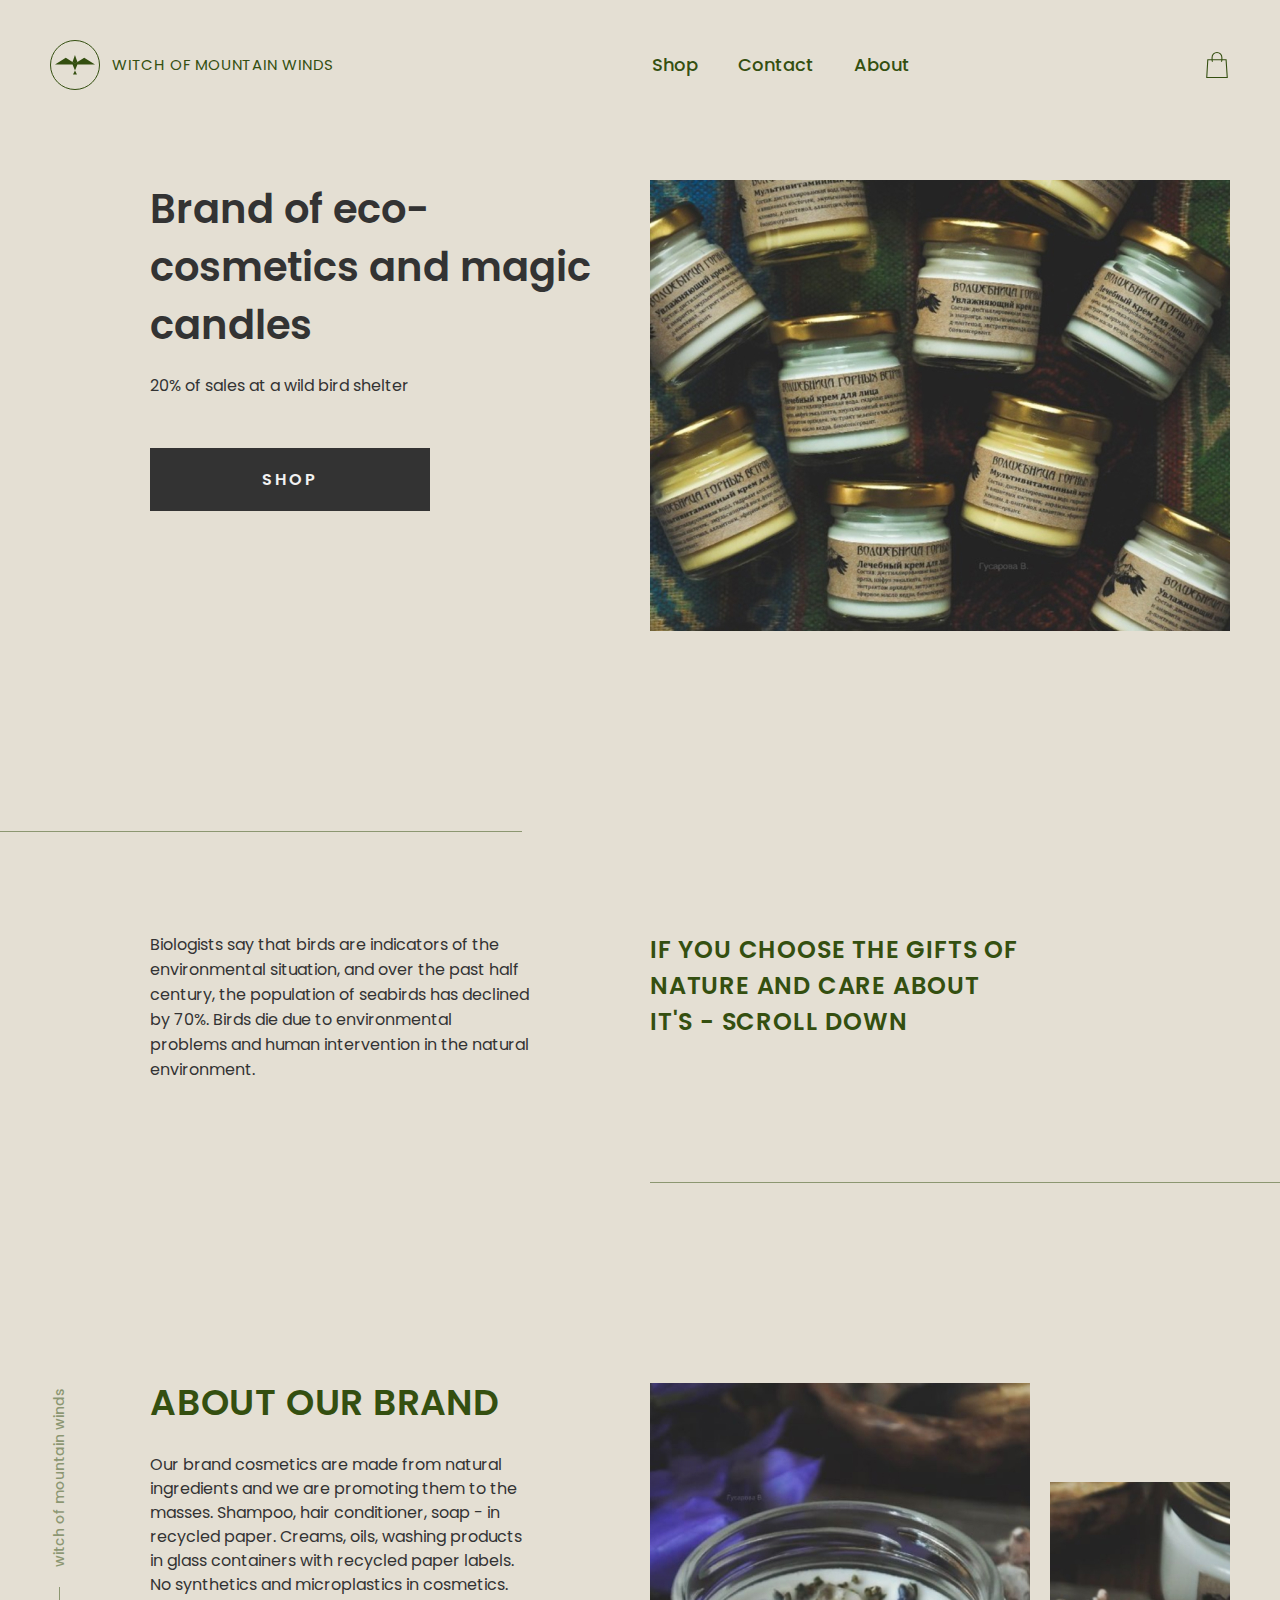
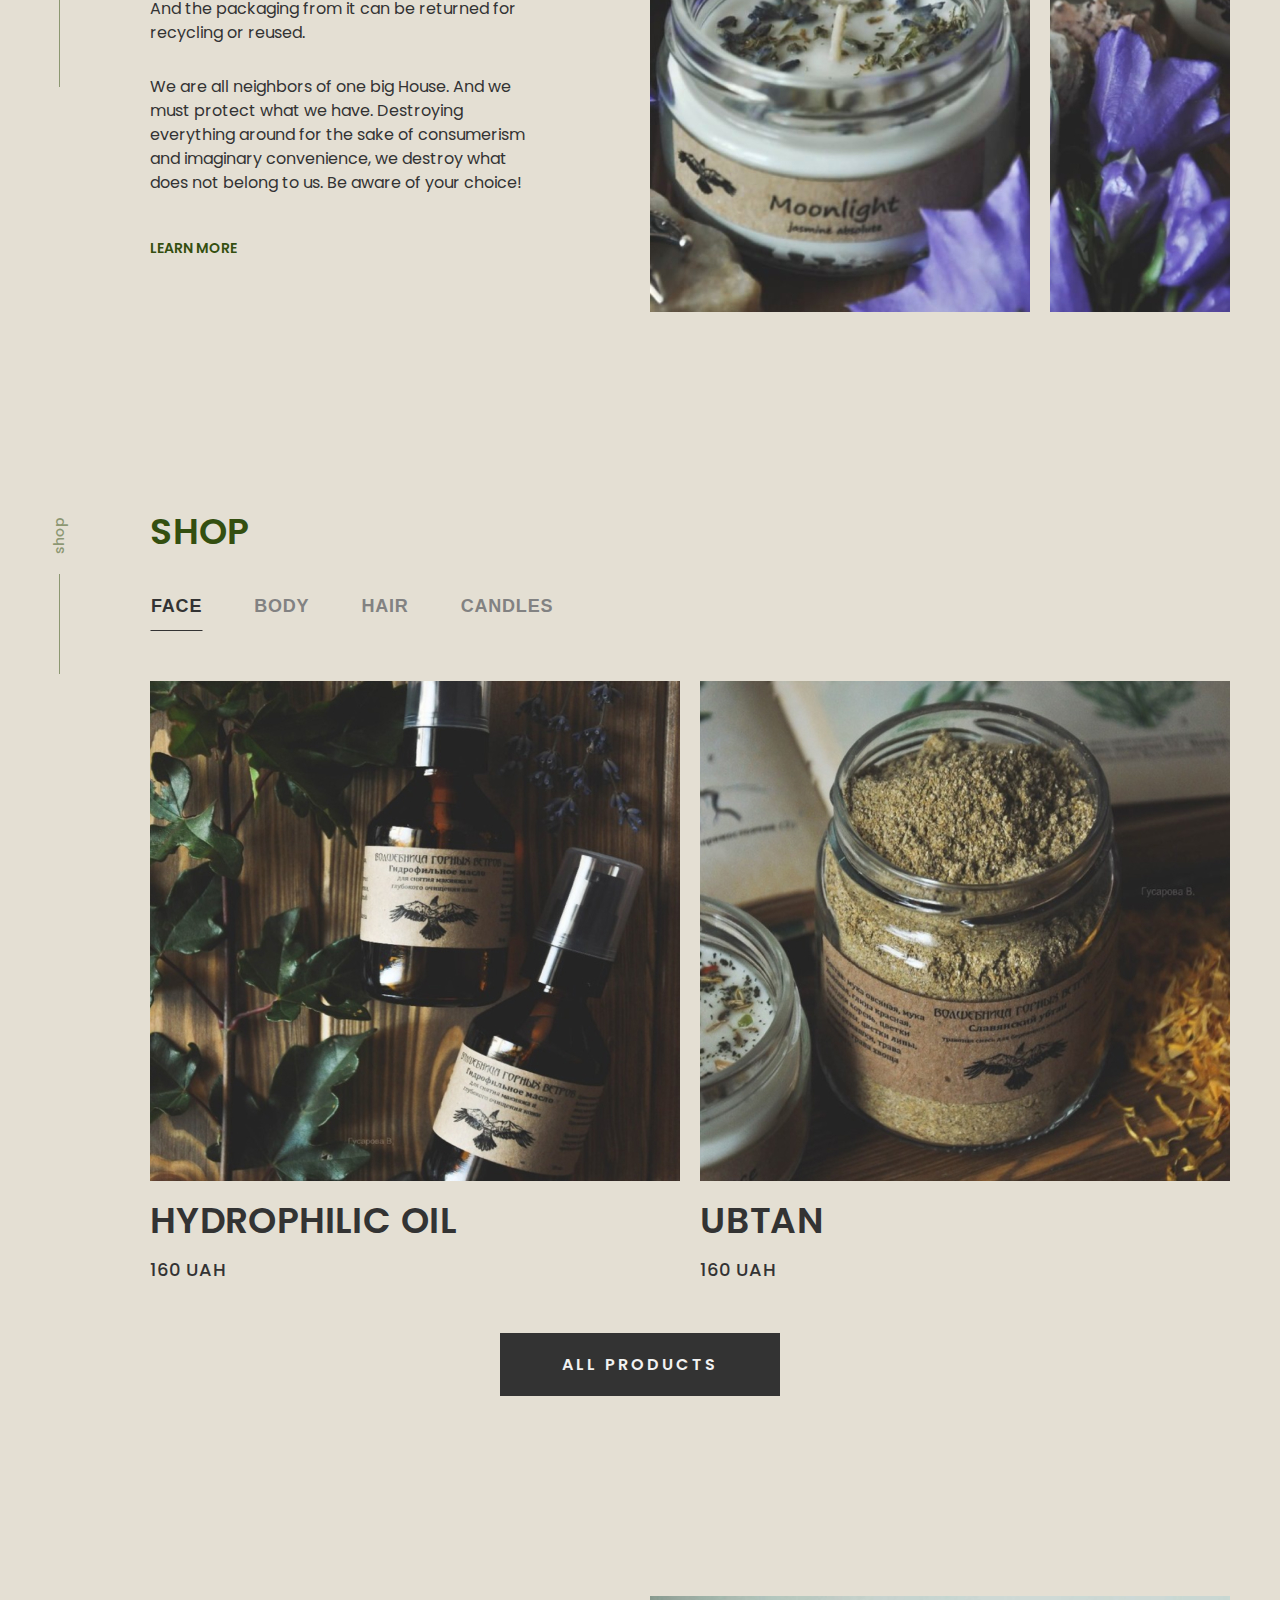
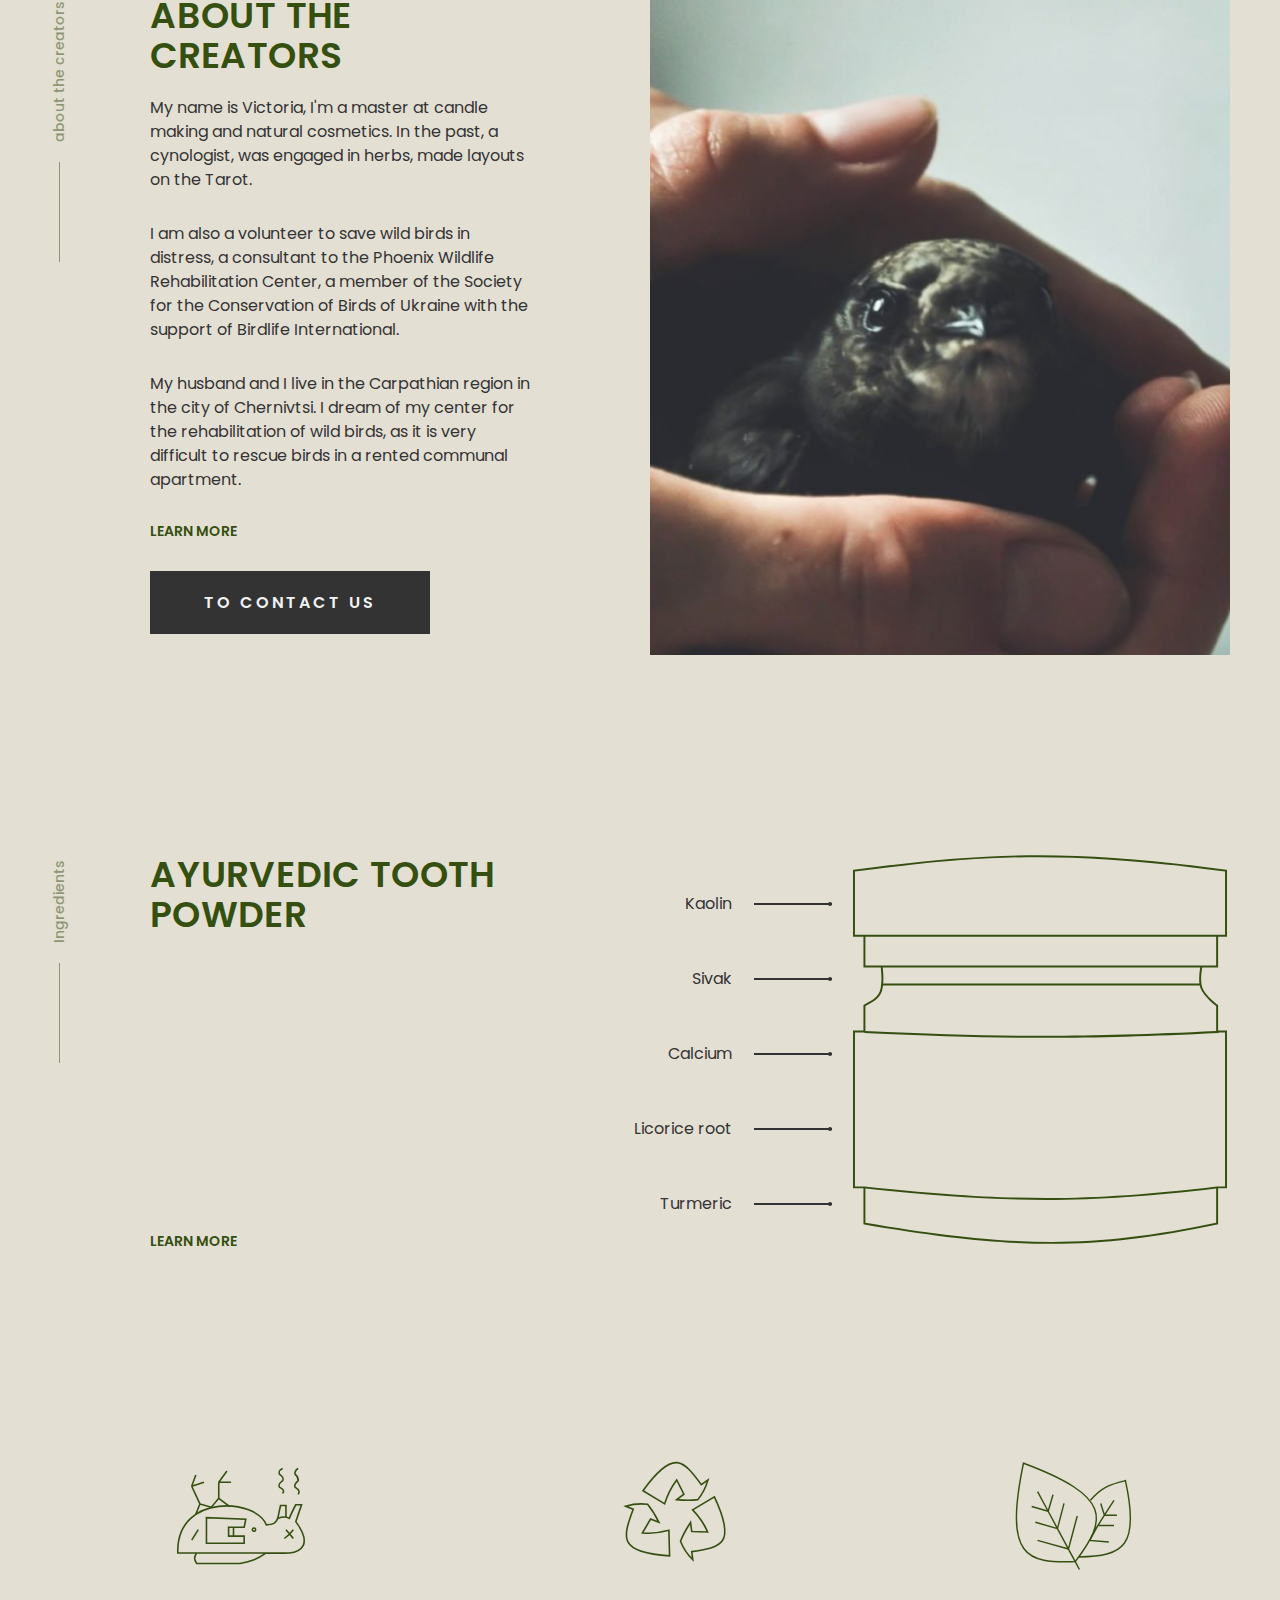
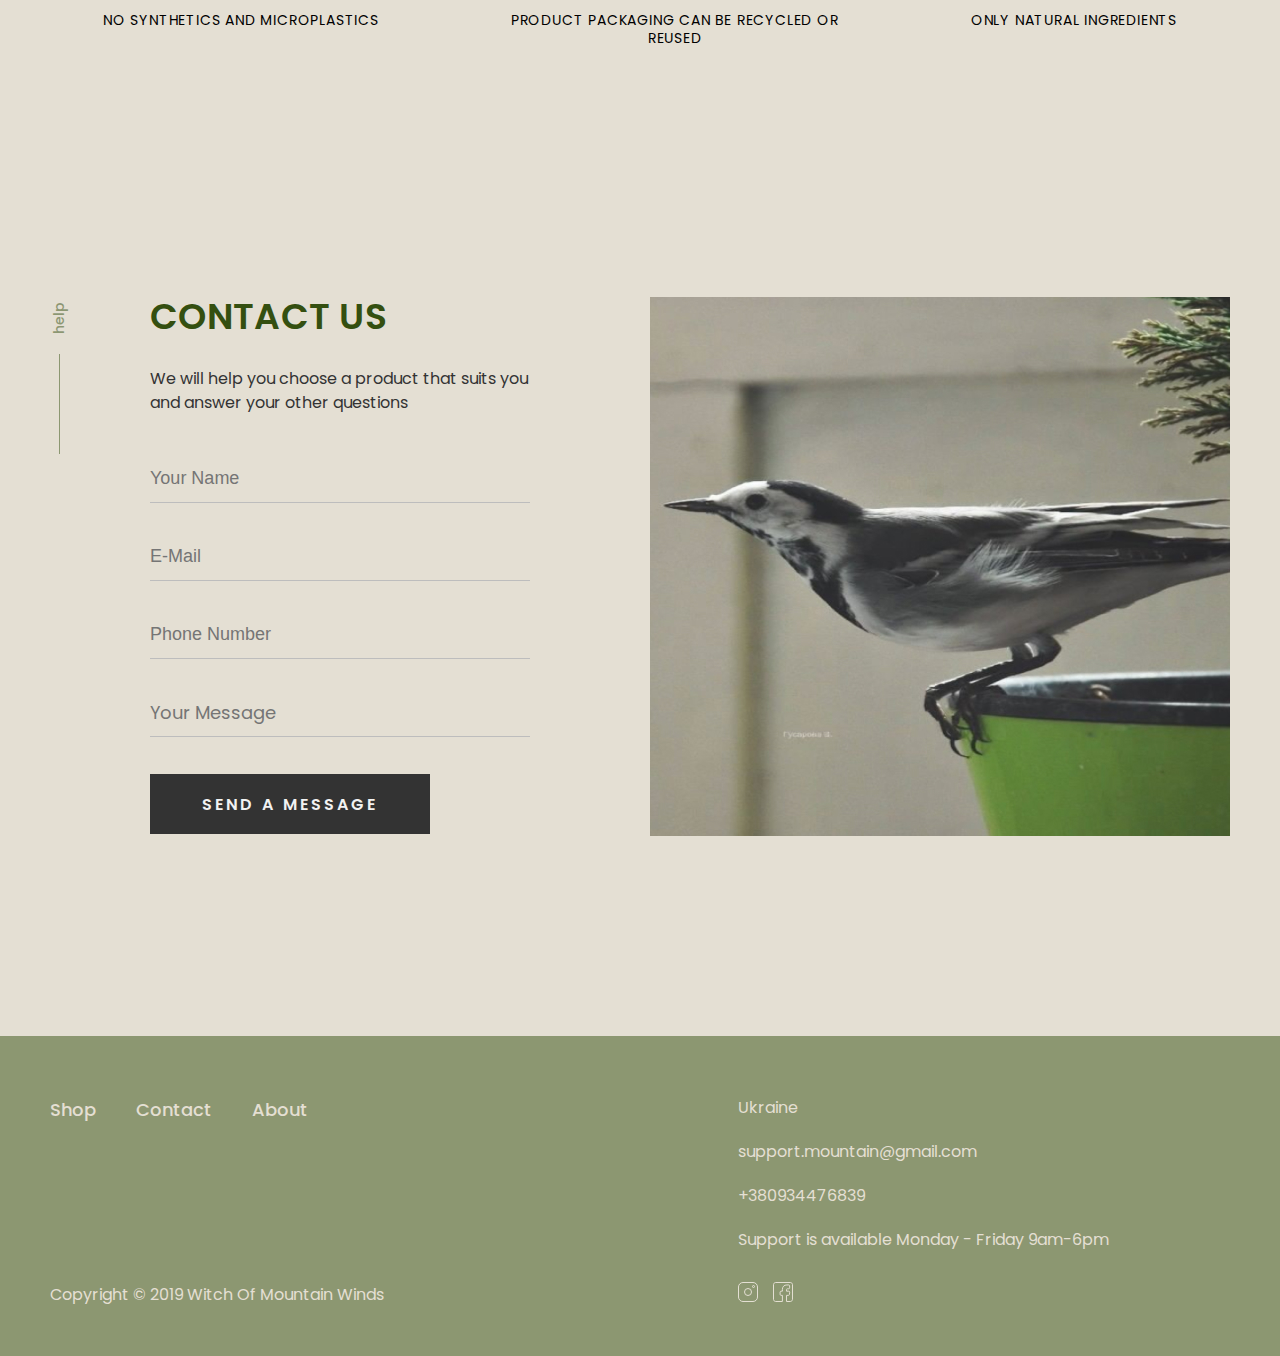
<file: index.html>
<!DOCTYPE html><html lang="en" class="page"><head><meta charset="UTF-8"><meta name="viewport" content="width=device-width, initial-scale=1.0"><link rel="preconnect" href="https://fonts.googleapis.com"><link rel="preconnect" href="https://fonts.gstatic.com" crossorigin><link href="https://fonts.googleapis.com/css2?family=Poppins:wght@400;500;600&display=swap" rel="stylesheet"><link rel="icon shortcut" href="favicon.6074436a.svg" type="image/x-icon"><title>Witch of mountain winds</title><link rel="stylesheet" href="main.232e3055.css"></head><body class="page__body"> <header class="header"> <div class="container"> <nav class="nav page__nav-section"> <div class="nav__grid-top"> <a href="#menu" class="icon icon--menu"></a> <a href="#home" class="icon icon--logo"></a> <a href="#home" class="nav__logo-text"> witch of mountain winds </a> <div class="nav__container"> <a href="#shop" class="nav__link page__link">Shop</a> <a href="#contact-us" class="nav__link page__link">Contact</a> <a href="#about-us" class="nav__link page__link">About</a> </div> <a href="#home" class="icon icon--shop"></a> </div> </nav> </div> <div class="container page__outside-section"> <div class="grid"> <div class="grid__item grid__item--desktop-7-12 grid__item--mobile-1-2 grid__item--tablet-1-6 header__image-order-1"> <div class="header__image--container"> <div class="header__image"></div> </div> </div> <div class="grid__item grid__item--desktop-2-6 grid__item--mobile-1-2 grid__item--tablet-2-5"> <h1 class="header__title"> Brand of eco-cosmetics and magic candles </h1> <p class="header__description page__simple-text"> 20% of sales at a wild bird shelter </p> <div class="button"> <a href="#shop" class="button__link"> shop </a> </div> </div> </div> </div> <div class="menu page__menu" id="menu"> <div class="container"> <a href="#" class="icon icon--cross"></a> <div class="menu__container"> <a href="#shop" class="menu__link page__link">Shop</a> <a href="#contact-us" class="menu__link page__link">Contact</a> <a href="#about-us" class="menu__link page__link">About</a> </div> </div> </div> </header> <main class="main"> <div class="grid"> <div class="grid__item--desktop-1-5 page__aboveline"></div> </div> <section class="page__outside-section slogan"> <div class="container"> <div class="grid"> <article class="grid__item grid__item--desktop-2-5 grid__item--mobile-1-2 grid__item--tablet-1-6"> <p class="page__simple-text slogan__paragraph"> Biologists say that birds are indicators of the environmental situation, and over the past half century, the population of seabirds has declined by 70%. Birds die due to environmental problems and human intervention in the natural environment. </p> </article> <div class="grid__item grid__item--desktop-7-10 grid__item--mobile-1-2 grid__item--tablet-1-6"> <h2 class="page__title-text slogan__title-text"> if you choose the gifts of <br> nature and care about <br> it's - scroll down </h2> </div> </div> </div> </section> <div class="grid"> <div class="grid__item--desktop-7-12 page__underline"></div> </div> <section class="about-us page__outside-section"> <div class="container"> <div class="grid"> <div class="grid__item grid__item--desktop-1-2"> <a href="#about-us" class="aside-paragraph"> witch of mountain winds </a> </div> <article class="grid__item grid__item--desktop-2-5 grid__item--mobile-1-2 grid__item--tablet-1-3"> <h2 id="about-us" class="about-us__title-text page__title-text"> about our brand </h2> <p class="about-us__paragraph page__simple-text"> Our brand cosmetics are made from natural ingredients and we are promoting them to the masses. Shampoo, hair conditioner, soap - in recycled paper. Creams, oils, washing products in glass containers with recycled paper labels. No synthetics and microplastics in cosmetics. And the packaging from it can be returned for recycling or reused. </p> <p class="about-us__paragraph2 page__simple-text"> We are all neighbors of one big House. And we must protect what we have. Destroying everything around for the sake of consumerism and imaginary convenience, we destroy what does not belong to us. Be aware of your choice! </p> <a href="#about-us" class="about-us__link page__link"> LEARN MORE </a> </article> <div class="grid__item grid__item--desktop-7-10 grid__item--tablet-4-6"> <div class="about-us__image"></div> </div> <div class="grid__item grid__item--desktop-11-12"> <div class="about-us__image-thin"></div> </div> </div> </div> </section> <section class="page__outside-section shop"> <div class="container"> <div class="grid"> <div class="grid__item grid__item--desktop-1-2"> <a href="#" class="aside-paragraph"> shop </a> </div> <div class="grid__item grid__item--desktop-2-6 grid__item--mobile-1-2 grid__item--tablet-1-3"> <h2 class="page__title-text shop__title-text" id="shop"> shop </h2> <div class="shop__link-container"> <button class="page__link shop__link shop__link--is-active" onclick="openCard(event, 'Face')"> face </button> <button class="page__link shop__link" onclick="openCard(event, 'Body')"> body </button> <button class="page__link shop__link" onclick="openCard(event, 'Hair')"> hair </button> <button class="page__link shop__link" onclick="openCard(event, 'Candles')"> candles </button> </div> </div> <article class="grid__item grid__item--desktop-2-12 grid__item--mobile-1-2 grid__item--tablet-1-6"> <div class="shop__container" id="face"> <div class="card"> <div class="card__img--container"> <img src="two-bottles.460fcea2.jpg" sizes="(max-width: 320px) 320px,
                        (max-width: 767px) 767px,
                        1280px" srcset="two-bottles-mob.57cd641f.jpg 320w,two-bottles-tablet.865cf304.jpg 768w,two-bottles.460fcea2.jpg 1280w" alt="Hydrophilic oil" class="card__img"> </div> <a href="Hydrophilic-oil.html" class="card__title page__title-text"> Hydrophilic oil </a> <p class="card__price"> 160 UAH </p> </div> <div class="card"> <div class="card__img--container"> <img src="scrab-jar.a2cdf911.jpg" sizes="(max-width: 320px) 320px, 1280px" srcset="scrub-jar-tablet.e621e44e.jpg 320w,scrab-jar.a2cdf911.jpg 1280w" alt="Hydrophilic oil" class="card__img"> </div> <a href="#ubtan" class="card__title page__title-text"> ubtan </a> <p class="card__price"> 160 UAH </p> </div> </div> </article> </div> <div class="button button--shop-center"> <a href="#shop" class="button__link"> all products </a> </div> </div> </section> <div class="menu page__menu" id="card"> <div class="container"> <a href="#" class="icon icon--cross"></a> <div class="menu__container"> <a href="index.html" class="aside-paragraph aside-paragraph--oil"> go back </a> <section class="page__outside-section page__outside-section--oil shop"> <div class="container"> <article class="shop__container shop__container--oil"> <div class="card card--Hydrophilic-oil"> <img src="two-bottles.460fcea2.jpg" sizes="(max-width: 320px) 320px,
                      (max-width: 767px) 767px,
                      1280px" srcset="two-bottles-mob.57cd641f.jpg 320w,two-bottles-tablet.865cf304.jpg 768w,two-bottles.460fcea2.jpg 1280w" alt="Hydrophilic oil" class="card__img card__img--oil"> </div> <div class="card__description-container"> <a href="#" class="card__title card__title--Hydrophilic-oil page__title-text"> Hydrophilic oil </a> <p class="card__price--Hydrophilic-oil"> 160 UAH </p> <p class="card__price card__weight--Hydrophilic-oil"> 150 G </p> </div> <div class="button button--Hydrophilic-oil button--shop-center"> <a href="#shop" class="button__link"> add to bag </a> </div> <p> Ingredients: cocosulfate, aloe hydrolate, sweet almond oil, wheat proteins, chamomile grass, lavender essential oil. </p> <p> Application: foam the shampoo in your hands and apply foam on the hair or draw a block over wet hair, foam, massage, rinse, apply balm or conditioner. </p> </article> </div> </section> </div> </div> </div> <section class="creators page__outside-section"> <div class="container"> <div class="grid"> <div class="grid__item grid__item--desktop-1-2"> <a href="#about-creators" class="aside-paragraph"> about the creators </a> </div> <article class="grid__item grid__item--desktop-2-5 grid__item--mobile-1-2 grid__item--tablet-1-3"> <h2 id="about-creators" class="creators__title-text page__title-text"> about the creators </h2> <p class="creators__paragraph page__simple-text"> My name is Victoria, I'm a master at candle making and natural cosmetics. In the past, a cynologist, was engaged in herbs, made layouts on the Tarot. </p> <p class="creators__paragraph page__simple-text"> I am also a volunteer to save wild birds in distress, a consultant to the Phoenix Wildlife Rehabilitation Center, a member of the Society for the Conservation of Birds of Ukraine with the support of Birdlife International. </p> <p class="creators__paragraph2 page__simple-text"> My husband and I live in the Carpathian region in the city of Chernivtsi. I dream of my center for the rehabilitation of wild birds, as it is very difficult to rescue birds in a rented communal apartment. </p> <a href="#learn-more-creators" class="creators__link page__link"> LEARN MORE </a> <div class="button creators--button-left"> <a href="#contact-us" class="button__link"> to contact us </a> </div> </article> <div class="grid__item grid__item--desktop-7-12 grid__item--tablet-4-6"> <div class="creators__image"></div> </div> </div> </div> </section> <section class="page__outside-section tooth"> <div class="container"> <div class="grid"> <div class="grid__item grid__item--desktop-1-2"> <a href="#tooth-powder" class="aside-paragraph"> Ingredients </a> </div> <article class="grid__item grid__item--desktop-2-5 grid__item--mobile-1-2 grid__item--tablet-1-3"> <h2 id="tooth-powder" class="page__title-text tooth__title-text"> Ayurvedic Tooth Powder </h2> <a href="#learn-more-tooth" class="page__link tooth__link"> LEARN MORE </a> </article> <div class="grid__item grid__item--desktop-8-12 grid__item--mobile-2-2 grid__item--tablet-4-6"> <div class="tooth__image"> <ul class="tooth__ingredients-list"> <li class="tooth__item"> Kaolin </li> <li class="tooth__item"> Sivak </li> <li class="tooth__item"> Calcium </li> <li class="tooth__item"> Licorice root </li> <li class="tooth__item"> Turmeric </li> </ul> </div> </div> </div> </div> </section> <section class="about-product page__outside-section"> <div class="container"> <article class="about-product__container"> <div class="about-product__no-dangerous"> <div class="about-product__img about-product__img--duck"></div> <p class="about-product__description"> No synthetics and microplastics </p> </div> <div class="about-product__no-dangerous"> <div class="about-product__img about-product__img--recycle"></div> <p class="about-product__description"> product packaging can be recycled or reused </p> </div> <div class="about-product__no-dangerous"> <div class="about-product__img about-product__img--leaves"></div> <p class="about-product__description"> only natural ingredients </p> </div> </article> </div> </section> <section class="contact-us page__outside-section"> <div class="container"> <div class="grid"> <div class="grid__item grid__item--desktop-1-2"> <a href="#contact-us" class="aside-paragraph"> help </a> </div> <article class="grid__item grid__item--desktop-2-5 grid__item--mobile-1-2 grid__item--tablet-1-3"> <h2 class="contact-us__title-text page__title-text" id="contact-us"> contact us </h2> <p class="contact-us__paragraph page__simple-text"> We will help you choose a product that suits you and answer your other questions </p> <form action="#" method="post" name="contact-us" id="client-contact"> <label for="name"> <input type="text" id="name" name="fname" placeholder="your name" required class="contact-us__input"> </label> <label for="email"> <input type="email" id="email" name="email" placeholder="e-mail" required class="contact-us__input"> </label> <label for="tel"> <input type="tel" id="tel" name="tel" placeholder="phone number" pattern="[+]{1}[0-9]{12}" oninvalid="this.setCustomValidity('Please input the correct phone number with lenght of 11 digits, example: +12345678900')" class="contact-us__input contact-us__input--mrgn-mob" required> </label> <textarea name="message" placeholder="your message" class="contact-us__input contact-us__input--textarea" required></textarea> </form> <div class="button__container"> <button form="client-contact" type="submit" class="contact-us__button" id="submit-form"> send a message </button> </div> </article> <div class="grid__item grid__item--desktop-7-12 grid__item--tablet-4-6"> <div class="contact-us__image"></div> </div> </div> </div> </section> </main> <footer class="footer"> <div class="container"> <div class="grid"> <div class="grid__item grid__item--links"> <ul class="footer__list"> <li class="footer__list--item"> <a href="#shop" class="footer__link footer__text page__link"> Shop </a> </li> <li class="footer__list--item"> <a href="#contact-us" class="footer__link footer__text page__link"> Contact </a> </li> <li class="footer__list--item"> <a href="#about-us" class="footer__link footer__text page__link"> About </a> </li> </ul> </div> <div class="grid__item--copyright"> <div class="footer__copyright"> <p class="ooter__text--copyright"> <span class="footer__copyright--mob-none">Copyright</span> &copy; 2019 witch of mountain winds </p> </div> </div> <div class="grid__item--right-list"> <ul class="footer__list-right footer__text"> <li class="footer__link--mob"> Ukraine </li> <li class="footer__link--mob"> <a href="mailto:support.mountain@gmail.com" class="footer__contact-link"> support.mountain@gmail.com </a> </li> <li class="footer__link--mob"> <a href="tel:+380934476839" class="footer__contact-link"> +380934476839 </a> </li> <li> Support is available Monday - Friday 9am-6pm </li> </ul> </div> <div class="grid__item--social"> <div class="footer__img-container"> <a href="https://www.instagram.com/" target="_blank" class="footer__contact-link-social footer__svg footer__svg--instagram"></a> <a href="https://www.facebook.com/" target="_blank" class="footer__contact-link-social footer__svg footer__svg--facebook"></a> </div> </div> </div> </div> </footer> <script type="text/javascript" src="main.be2ee4da.js"></script> </body></html>
</file>
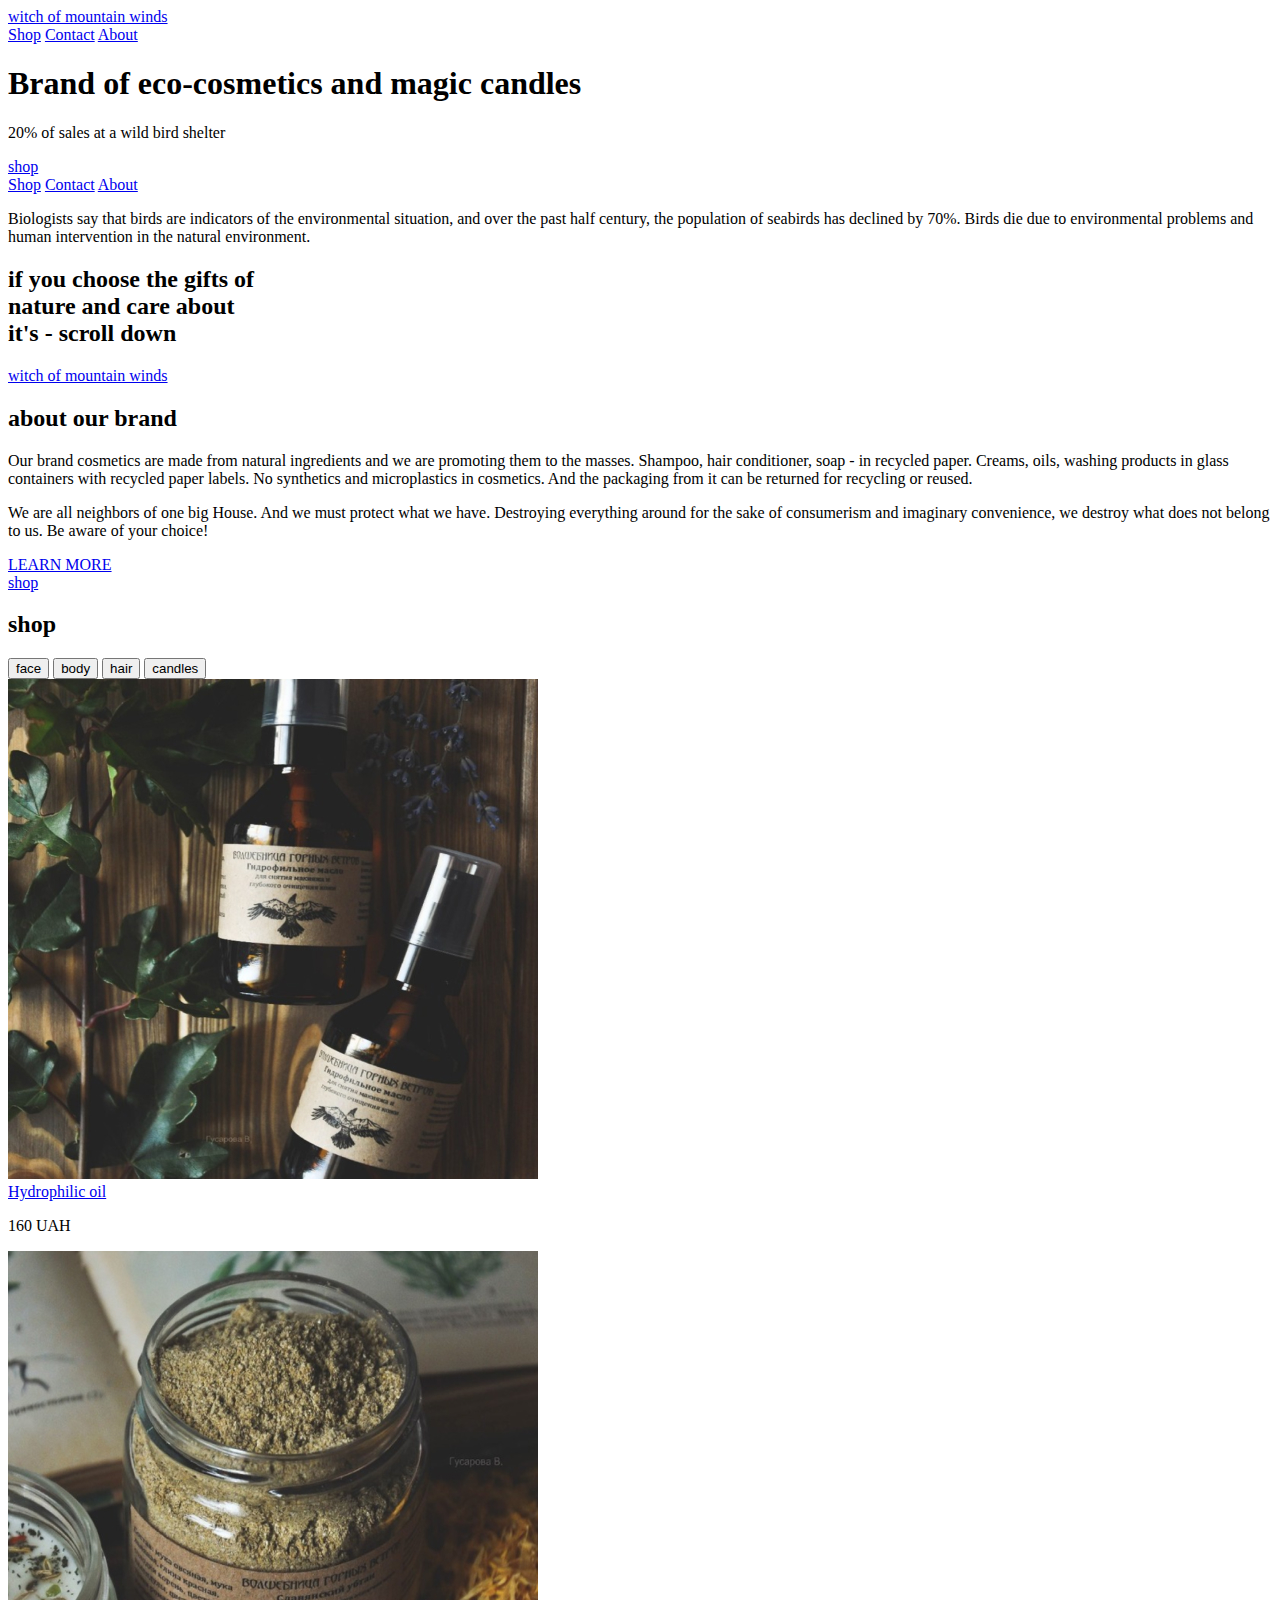
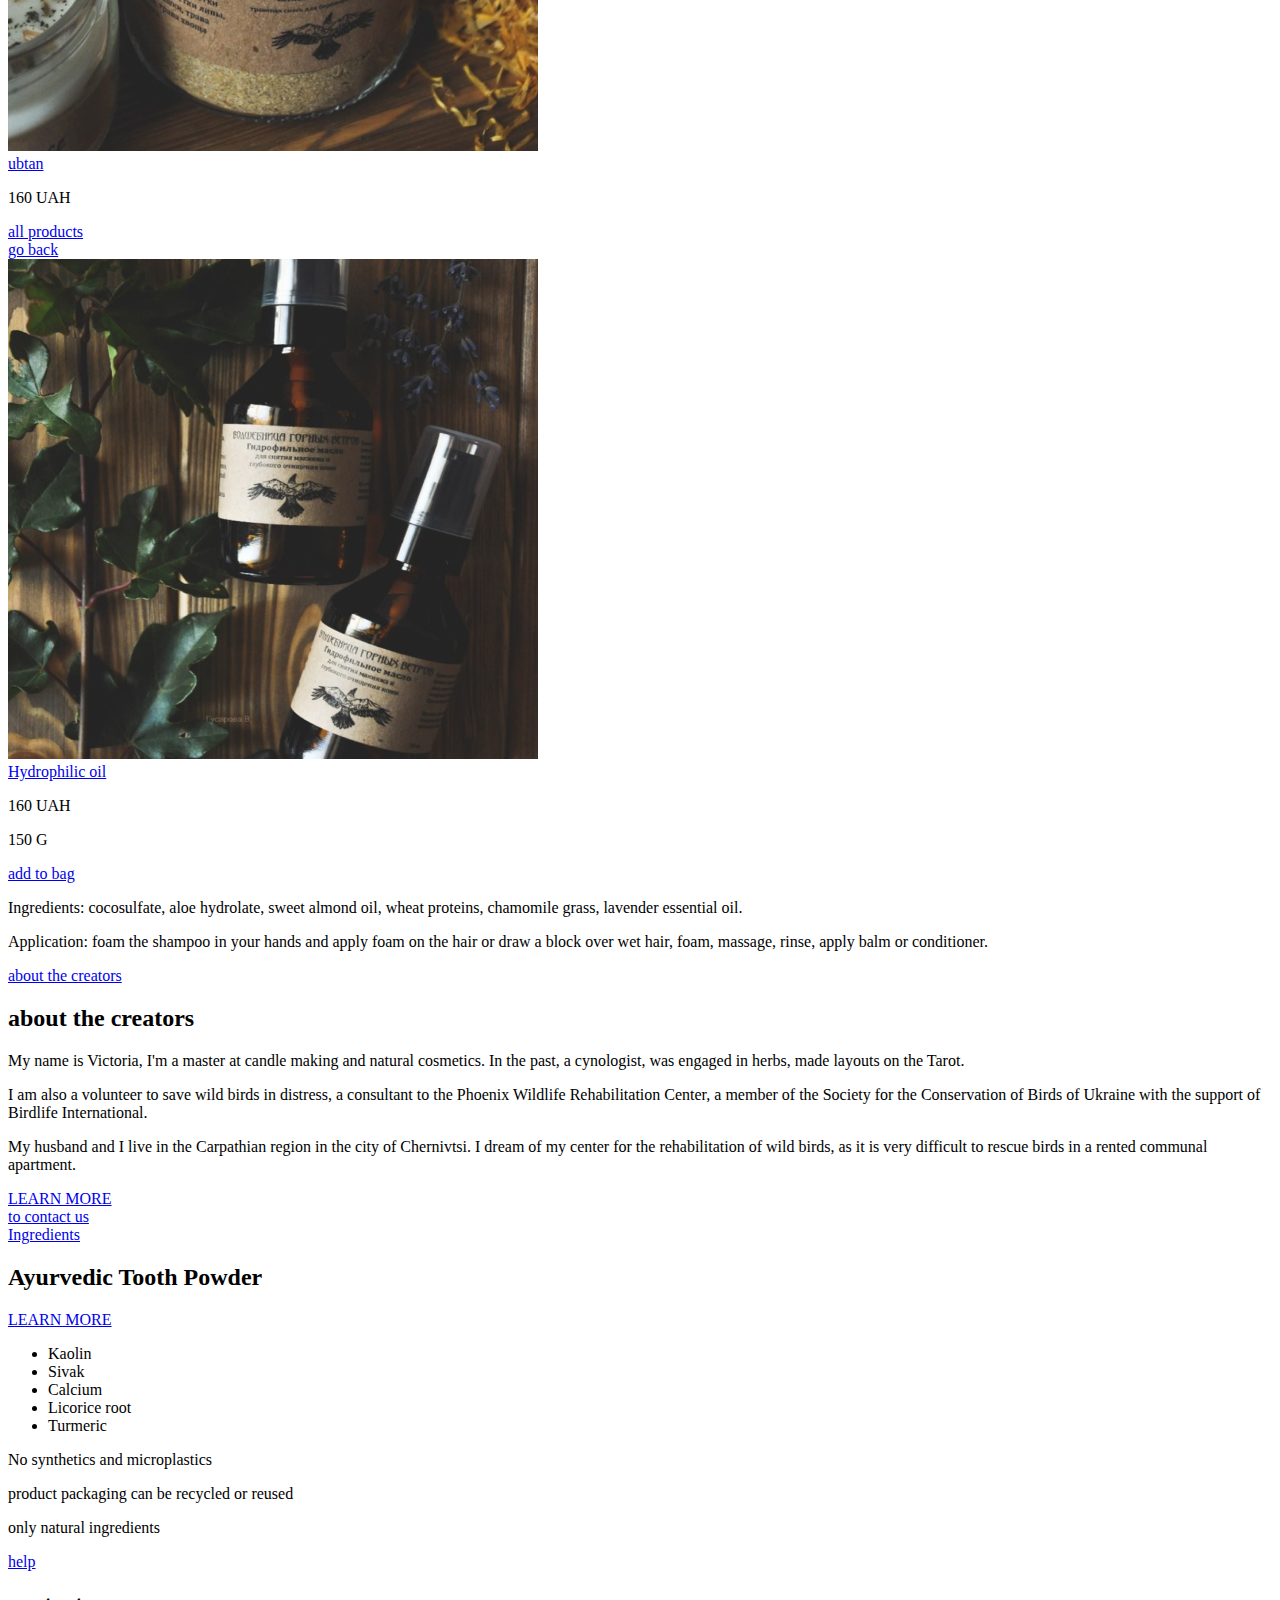
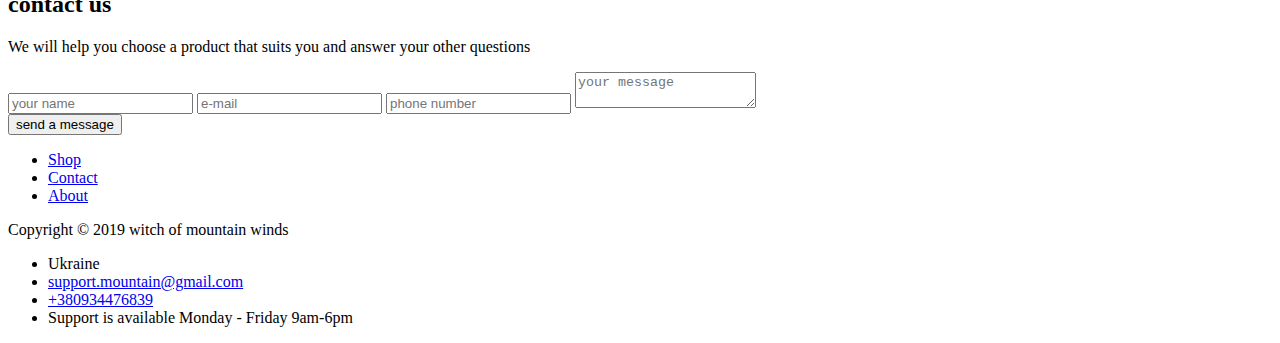
<file: src/index.html>
<!DOCTYPE html>
<html lang="en" class="page">
  <head>
    <meta charset="UTF-8">
    <meta name="viewport" content="width=device-width, initial-scale=1.0">
    <link rel="preconnect" href="https://fonts.googleapis.com">
    <link
      rel="preconnect"
      href="https://fonts.gstatic.com"
      crossorigin="anonymous"
    >
    <link
      href="https://fonts.googleapis.com/css2?family=Poppins:wght@400;500;600&display=swap"
      rel="stylesheet"
    >
    <link
      rel="shortcut icon"
      href="./images/icons/favicon.svg"
      type="image/x-icon"
    >
    <title>Witch of mountain winds</title>
    <link rel="stylesheet" href="./styles/main.scss">
  </head>

  <body class="page__body">
    <header class="header">
      <div class="container">
        <nav class="nav page__nav-section">
          <div class="nav__grid-top">
            <a href="#menu" class="icon icon--menu"></a>
            <a href="#home" class="icon icon--logo"></a>
            <a href="#home" class="nav__logo-text">
              witch of mountain winds
            </a>

            <div class="nav__container">
              <a href="#shop" class="nav__link page__link">Shop</a>
              <a href="#contact-us" class="nav__link page__link">Contact</a>
              <a href="#about-us" class="nav__link page__link">About</a>
            </div>

            <a href="#home" class="icon icon--shop"></a>
          </div>
        </nav>
      </div>

      <div class="container page__outside-section">
        <div class="grid">
          <div
            class="
              grid__item
              grid__item--mobile-1-2
              grid__item--tablet-1-6
              grid__item--desktop-7-12
              header__image-order-1"
            >

            <div class="header__image--container">
              <div class="header__image"></div>
            </div>
          </div>

          <div
            class="
              grid__item
              grid__item--mobile-1-2
              grid__item--tablet-2-5
              grid__item--desktop-2-6"
            >

            <h1 class="header__title">
              Brand of eco-cosmetics and magic candles
            </h1>

            <p class="header__description page__simple-text">
              20% of sales at a wild bird shelter
            </p>

            <div class="button">
              <a href="#shop" class="button__link">
                shop
              </a>
            </div>
          </div>

        </div>
      </div>

      <div class="menu page__menu" id="menu">
        <div class="container">
          <a href="#" class="icon icon--cross"></a>

          <div class="menu__container">
            <a href="#shop" class="menu__link page__link">Shop</a>
            <a href="#contact-us" class="menu__link page__link">Contact</a>
            <a href="#about-us" class="menu__link page__link">About</a>
          </div>
        </div>
      </div>
    </header>
    <main class="main">
      <div class="grid">
        <div class="page__aboveline grid__item--desktop-1-5"></div>
      </div>

      <section class="slogan page__outside-section">
        <div class="container">
          <div class="grid">
            <article
              class="
                grid__item
                grid__item--desktop-2-5
                grid__item--tablet-1-6
                grid__item--mobile-1-2"
              >

              <p class="slogan__paragraph page__simple-text">
                Biologists say that birds are indicators of the environmental situation, and over the past half century,
                the population of seabirds has declined by 70%. Birds die due to environmental problems and human
                intervention in the natural environment.
              </p>
            </article>

            <div
              class="
                grid__item
                grid__item--desktop-7-10
                grid__item--tablet-1-6
                grid__item--mobile-1-2"
              >

              <h2 class="slogan__title-text page__title-text">
                if you choose the gifts of
                <br>
                nature and care about
                <br>
                it's - scroll down
              </h2>
            </div>
          </div>
        </div>
      </section>

      <div class="grid">
        <div class="page__underline grid__item--desktop-7-12"></div>
      </div>

      <section class="about-us page__outside-section">
        <div class="container">
          <div class="grid">
            <div class="grid__item grid__item--desktop-1-2">
              <a href="#about-us" class="aside-paragraph">
                witch of mountain winds
              </a>
            </div>

            <article
              class="
                grid__item
                grid__item--desktop-2-5
                grid__item--tablet-1-3
                grid__item--mobile-1-2"
              >

              <h2
                id="about-us"
                class="
                  about-us__title-text
                  page__title-text"
              >
                about our brand
              </h2>

              <p class="about-us__paragraph page__simple-text">
                Our brand cosmetics are made from natural ingredients and we are promoting them to the masses. Shampoo,
                hair conditioner, soap - in recycled paper. Creams, oils, washing products in glass containers with
                recycled paper labels. No synthetics and microplastics in cosmetics. And the packaging from it can be
                returned for recycling or reused.
              </p>

              <p class="about-us__paragraph2 page__simple-text">
                We are all neighbors of one big House. And we must protect what we have. Destroying everything around for
                the sake of consumerism and imaginary convenience, we destroy what does not belong to us. Be aware of your
                choice!
              </p>

              <a href="#about-us" class="about-us__link page__link">
                LEARN MORE
              </a>
            </article>
            <div
              class="
                grid__item
                grid__item--tablet-4-6
                grid__item--desktop-7-10"
            >
              <div class="about-us__image"></div>
            </div>
            <div class="grid__item grid__item--desktop-11-12">
              <div class="about-us__image-thin"></div>
            </div>
          </div>
        </div>
      </section>

      <section class="shop page__outside-section">
        <div class="container">
          <div class="grid">
            <div class="grid__item grid__item--desktop-1-2">
              <a href="#" class="aside-paragraph">
                shop
              </a>
            </div>

            <div
              class="
                grid__item
                grid__item--desktop-2-6
                grid__item--tablet-1-3
                grid__item--mobile-1-2"
            >

              <h2 class="shop__title-text page__title-text" id="shop">
                shop
              </h2>

              <div class="shop__link-container">
                <button class="shop__link shop__link--is-active page__link" onclick="openCard(event, 'Face')">
                  face
                </button>

                <button class="shop__link page__link" onclick="openCard(event, 'Body')">
                  body
                </button>

                <button class="shop__link page__link" onclick="openCard(event, 'Hair')">
                  hair
                </button>

                <button class="shop__link page__link" onclick="openCard(event, 'Candles')">
                  candles
                </button>
              </div>
            </div>
            <article
              class="
                grid__item
                grid__item--desktop-2-12
                grid__item--tablet-1-6
                grid__item--mobile-1-2"
            >
              <div class="shop__container" id="face">
                <div class="card">
                  <div class="card__img--container">
                    <img
                      src="./images/desktop/two-bottles.jpg"
                      sizes="(max-width: 320px) 320px,
                        (max-width: 767px) 767px,
                        1280px"
                      srcset="./images/mobile/two-bottles-mob.jpg 320w,
                              ./images/tablet/two-bottles-tablet.jpg 768w,
                              ./images/desktop/two-bottles.jpg 1280w"
                      alt="Hydrophilic oil"
                      class="card__img">
                  </div>
                  <a href="./Hydrophilic-oil.html" class="card__title page__title-text">
                    Hydrophilic oil
                  </a>

                  <p class="card__price">
                    160 UAH
                  </p>
                </div>

                <div class="card">
                  <div class="card__img--container">
                    <img
                      src="./images/desktop/scrab-jar.jpg"
                      sizes="(max-width: 320px) 320px, 1280px"
                      srcset="./images/tablet/scrub-jar-tablet.jpg 320w,
                                ./images/desktop/scrab-jar.jpg 1280w"
                      alt="Hydrophilic oil"
                      class="card__img">
                  </div>

                  <a href="#ubtan" class="card__title page__title-text">
                    ubtan
                  </a>

                  <p class="card__price">
                    160 UAH
                  </p>
                </div>
              </div>
            </article>
          </div>
          <div class="button button--shop-center">
            <a href="#shop" class="button__link">
              all products
            </a>
          </div>
        </div>
      </section>

      <div class="menu page__menu" id="card">
        <div class="container">
          <a href="#" class="icon icon--cross"></a>

          <div class="menu__container">
            <a href="./index.html" class="aside-paragraph aside-paragraph--oil">
              go back
            </a>
            <section class="shop page__outside-section page__outside-section--oil">
              <div class="container">
                <article class="shop__container shop__container--oil">
                  <div class="card card--Hydrophilic-oil">
                    <img
                      src="./images/desktop/two-bottles.jpg"
                      sizes="(max-width: 320px) 320px,
                      (max-width: 767px) 767px,
                      1280px"
                      srcset="./images/mobile/two-bottles-mob.jpg 320w,
                                ./images/tablet/two-bottles-tablet.jpg 768w,
                                ./images/desktop/two-bottles.jpg 1280w"
                      alt="Hydrophilic oil"
                      class="card__img card__img--oil"
                    >
                  </div>
                  <div class="card__description-container">
                    <a href="#" class="
                        card__title
                        page__title-text
                        card__title--Hydrophilic-oil">
                      Hydrophilic oil
                    </a>

                    <p class="card__price--Hydrophilic-oil">
                      160 UAH
                    </p>

                    <p class="card__price card__weight--Hydrophilic-oil">
                      150 G
                    </p>
                  </div>
                  <div class="button button--shop-center button--Hydrophilic-oil">
                    <a href="#shop" class="button__link">
                      add to bag
                    </a>
                  </div>
                  <p>
                    Ingredients: cocosulfate, aloe hydrolate, sweet almond oil, wheat proteins, chamomile grass, lavender
                    essential oil.
                  </p>
                  <p>
                    Application: foam the shampoo in your hands and apply foam on the hair or draw a block over wet hair,
                    foam, massage, rinse, apply balm or conditioner.
                  </p>
                </article>
              </div>
            </section>
          </div>
        </div>
      </div>

      <section class="creators page__outside-section">
        <div class="container">
          <div class="grid">
            <div class="grid__item grid__item--desktop-1-2">
              <a href="#about-creators" class="aside-paragraph">
                about the creators
              </a>
            </div>

            <article
              class="
                grid__item
                grid__item--desktop-2-5
                grid__item--tablet-1-3
                grid__item--mobile-1-2"
            >
              <h2 id="about-creators" class="creators__title-text page__title-text">
                about the creators
              </h2>

              <p class="creators__paragraph page__simple-text">
                My name is Victoria, I'm a master at candle making and natural cosmetics. In the past, a cynologist, was
                engaged in herbs, made layouts on the Tarot.
              </p>

              <p class="creators__paragraph page__simple-text">
                I am also a volunteer to save wild birds in distress, a consultant to the Phoenix Wildlife Rehabilitation
                Center, a member of the Society for the Conservation of Birds of Ukraine with the support of Birdlife
                International.
              </p>

              <p class="creators__paragraph2 page__simple-text">
                My husband and I live in the Carpathian region in the city of Chernivtsi. I dream of my center for the
                rehabilitation of wild birds, as it is very difficult to rescue birds in a rented communal apartment.
              </p>

              <a href="#learn-more-creators" class="creators__link page__link">
                LEARN MORE
              </a>

              <div class="button creators--button-left">
                <a href="#contact-us" class="button__link">
                  to contact us
                </a>
              </div>
            </article>
            <div
              class="
                grid__item
                grid__item--tablet-4-6
                grid__item--desktop-7-12"
            >
              <div class="creators__image"></div>
            </div>
          </div>
        </div>
      </section>

      <section class="tooth page__outside-section">
        <div class="container">
          <div class="grid">
            <div class="grid__item grid__item--desktop-1-2">
              <a href="#tooth-powder" class="aside-paragraph">
                Ingredients
              </a>
            </div>

            <article
              class="
                grid__item
                grid__item--desktop-2-5
                grid__item--tablet-1-3
                grid__item--mobile-1-2">
              <h2 id="tooth-powder" class="tooth__title-text page__title-text">
                Ayurvedic Tooth Powder
              </h2>

              <a href="#learn-more-tooth" class="tooth__link page__link">
                LEARN MORE
              </a>
            </article>

            <div
              class="
                grid__item
                grid__item--mobile-2-2
                grid__item--tablet-4-6
                grid__item--desktop-8-12"
            >
              <div class="tooth__image">
                <ul class="tooth__ingredients-list">
                  <li class="tooth__item">
                    Kaolin
                  </li>

                  <li class="tooth__item">
                    Sivak
                  </li>

                  <li class="tooth__item">
                    Calcium
                  </li>

                  <li class="tooth__item">
                    Licorice root
                  </li>

                  <li class="tooth__item">
                    Turmeric
                  </li>
                </ul>
              </div>
            </div>
          </div>
        </div>
      </section>

      <section class="about-product page__outside-section">
        <div class="container">
          <article class="about-product__container">
            <div class="about-product__no-dangerous">
              <div class="about-product__img about-product__img--duck"></div>

              <p class="about-product__description">
                No synthetics and microplastics
              </p>
            </div>

            <div class="about-product__no-dangerous">
              <div class="about-product__img about-product__img--recycle"></div>

              <p class="about-product__description">
                product packaging can be recycled or reused
              </p>
            </div>

            <div class="about-product__no-dangerous">
              <div class="about-product__img about-product__img--leaves"></div>

              <p class="about-product__description">
                only natural ingredients
              </p>
            </div>
          </article>
        </div>
      </section>

      <section class="contact-us page__outside-section">
        <div class="container">
          <div class="grid">
            <div class="grid__item grid__item--desktop-1-2">
              <a href="#contact-us" class="aside-paragraph">
                help
              </a>
            </div>
            <article
              class="
                grid__item
                grid__item--desktop-2-5
                grid__item--tablet-1-3
                grid__item--mobile-1-2"
            >
              <h2
                class="contact-us__title-text page__title-text"
                id="contact-us"
              >
                contact us
              </h2>

              <p class="contact-us__paragraph page__simple-text">
                We will help you choose a product that suits you and answer your other questions
              </p>

              <form
                action="#"
                method="post"
                name="contact-us"
                id="client-contact"
              >
                <label for="name">
                  <input
                    type="text"
                    id="name"
                    name="fname"
                    placeholder="your name"
                    required
                    class="contact-us__input"
                  >
                </label>

                <label for="email">
                  <input
                    type="email"
                    id="email"
                    name="email"
                    placeholder="e-mail"
                    required class="contact-us__input"
                  >
                </label>

                <label for="tel">
                  <input
                    type="tel"
                    id="tel"
                    name="tel"
                    placeholder="phone number"
                    pattern="[+]{1}[0-9]{12}"
                    oninvalid="this.setCustomValidity('Please input the correct phone number with lenght of 11 digits, example: +12345678900')"
                    class="contact-us__input contact-us__input--mrgn-mob"
                    required
                  >
                </label>

                <textarea
                  name="message"
                  placeholder="your message"
                  class="contact-us__input contact-us__input--textarea"
                  required></textarea>
              </form>
              <div class="button__container">
                <button
                  form="client-contact"
                  type="submit"
                  class="contact-us__button"
                  id="submit-form"
                >
                  send a message
                </button>
              </div>
            </article>
            <div class="
                  grid__item
                  grid__item--tablet-4-6
                  grid__item--desktop-7-12">
              <div class="contact-us__image"></div>
            </div>
          </div>
        </div>
      </section>
    </main>
    <footer class="footer">
      <div class="container">
        <div class="grid">
          <div class="grid__item grid__item--links">
            <ul class="footer__list">
              <li class="footer__list--item">
                <a href="#shop" class="
                      footer__link
                      page__link
                      footer__text">
                  Shop
                </a>
              </li>

              <li class="footer__list--item">
                <a href="#contact-us" class="
                      footer__link
                      page__link
                      footer__text">
                  Contact
                </a>
              </li>

              <li class="footer__list--item">
                <a href="#about-us" class="
                      footer__link
                      page__link
                      footer__text">
                  About
                </a>
              </li>
            </ul>
          </div>
          <div class="grid__item--copyright">
            <div class="footer__copyright">
              <p class="ooter__text--copyright">
                <span class="footer__copyright--mob-none">Copyright</span> &copy; 2019 witch of mountain winds
              </p>
            </div>
          </div>
          <div class="grid__item--right-list">
            <ul class="footer__list-right footer__text">
              <li class="footer__link--mob">
                Ukraine
              </li>

              <li class="footer__link--mob">
                <a href="mailto:support.mountain@gmail.com" class="footer__contact-link">
                  support.mountain@gmail.com
                </a>
              </li>

              <li class="footer__link--mob">
                <a href="tel:+380934476839" class="footer__contact-link">
                  +380934476839
                </a>
              </li>

              <li>
                Support is available Monday - Friday 9am-6pm
              </li>
            </ul>
          </div>
          <div class="grid__item--social">
            <div class="footer__img-container">
              <a
                href="https://www.instagram.com/"
                target="_blank"
                class="
                  footer__svg
                  footer__svg--instagram
                  footer__contact-link-social"
              ></a>

              <a
                href="https://www.facebook.com/"
                target="_blank"
                class="
                  footer__svg
                  footer__svg--facebook
                  footer__contact-link-social"
              ></a>
            </div>
          </div>
        </div>
      </div>
    </footer>
    <script type="text/javascript" src="scripts/main.js"></script>
  </body>

</html>
</file>
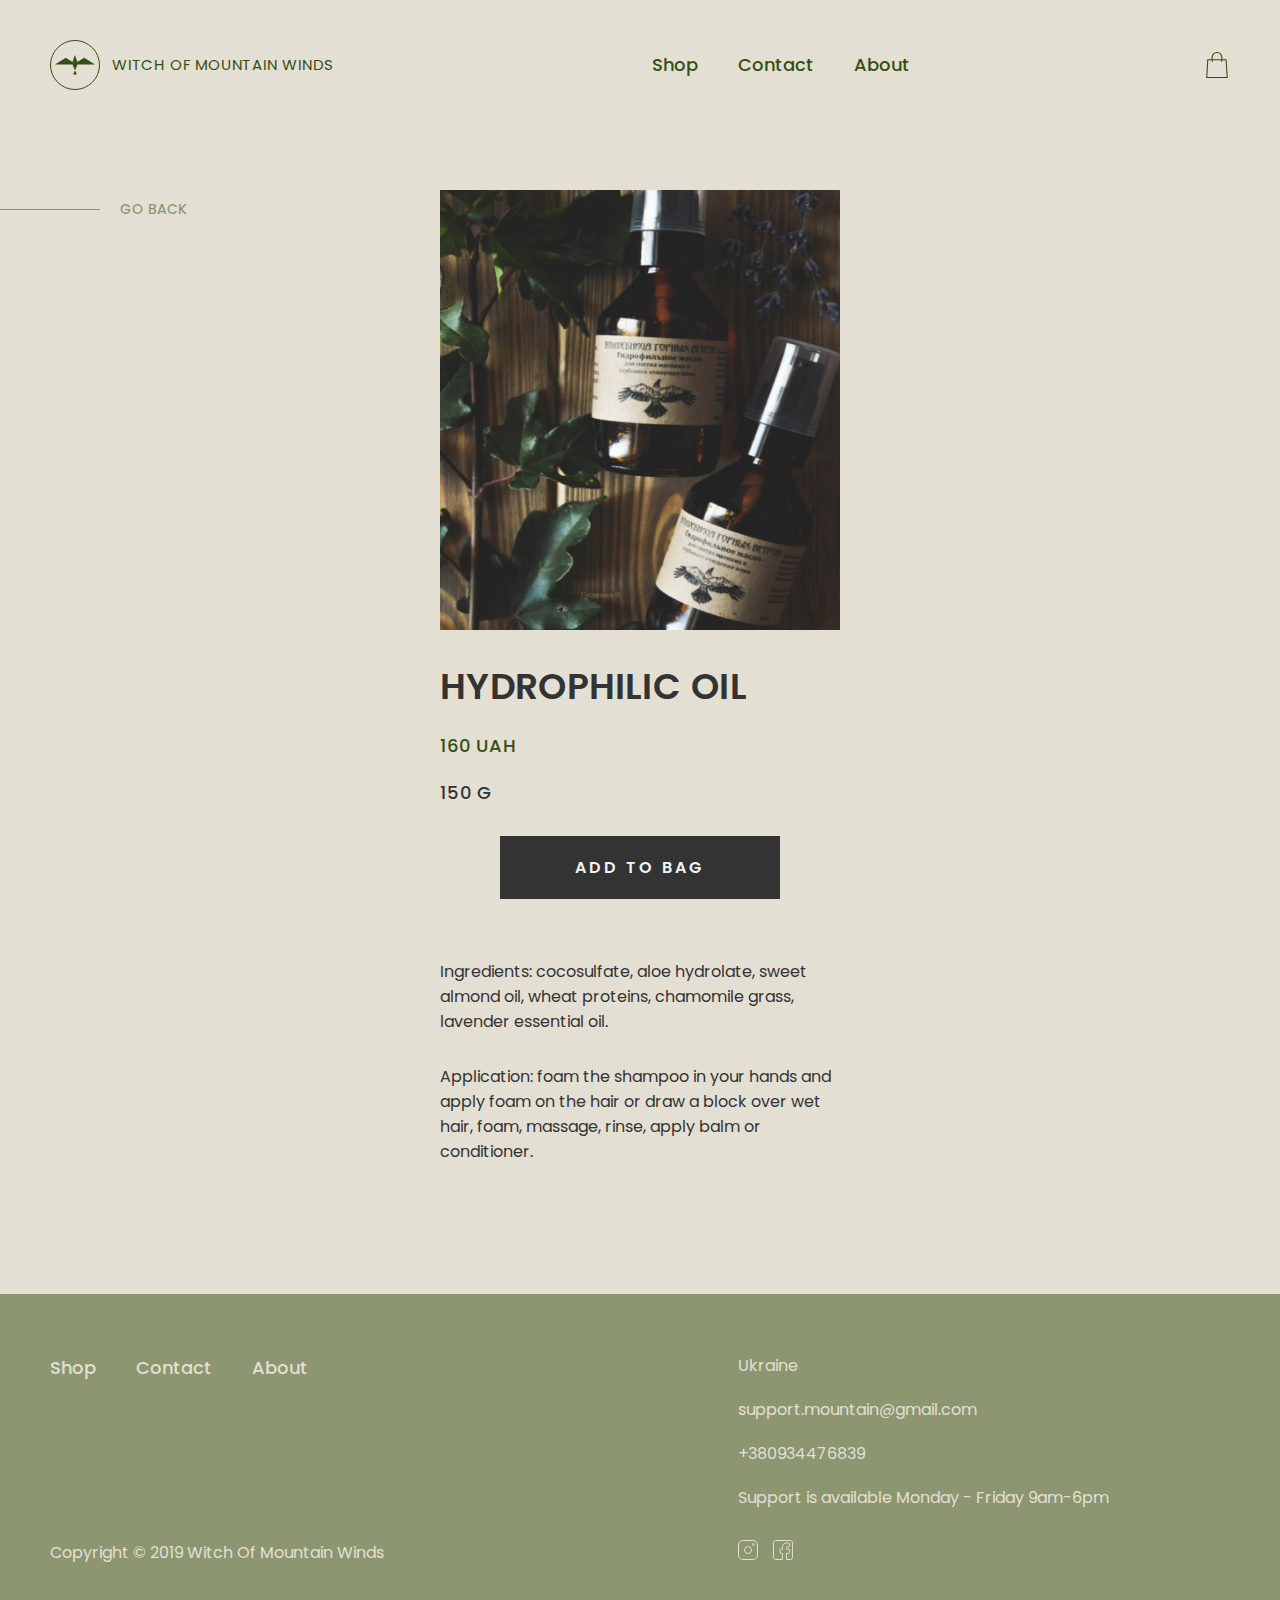
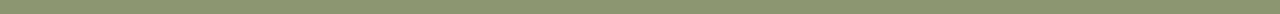
<file: Hydrophilic-oil.html>
<!DOCTYPE html><html lang="en" class="page"><head><meta charset="UTF-8"><meta name="viewport" content="width=device-width, initial-scale=1.0"><link rel="preconnect" href="https://fonts.googleapis.com"><link rel="preconnect" href="https://fonts.gstatic.com" crossorigin><link href="https://fonts.googleapis.com/css2?family=Poppins:wght@400;500;600&display=swap" rel="stylesheet"><link rel="icon shortcut" href="favicon.6074436a.svg" type="image/x-icon"><title>Witch of mountain winds</title><link rel="stylesheet" href="main.232e3055.css"></head><body class="page__body"> <header class="header"> <div class="container"> <nav class="nav page__nav-section"> <div class="nav__grid-top"> <a href="#menu" class="icon icon--menu"></a> <a href="#home" class="icon icon--logo"></a> <a href="#home" class="nav__logo-text"> witch of mountain winds </a> <div class="nav__container"> <a href="#shop" class="nav__link page__link">Shop</a> <a href="#contact-us" class="nav__link page__link">Contact</a> <a href="#about-us" class="nav__link page__link">About</a> </div> <a href="#home" class="icon icon--shop"></a> </div> </nav> </div> <div class="menu page__menu" id="menu"> <div class="container"> <a href="#" class="icon icon--cross"></a> <div class="menu__container"> <a href="#shop" class="menu__link page__link">Shop</a> <a href="#contact-us" class="menu__link page__link">Contact</a> <a href="#about-us" class="menu__link page__link">About</a> </div> </div> </div> </header> <main class="main"> <a href="index.html" class="aside-paragraph aside-paragraph--oil"> go back </a> <section class="page__outside-section page__outside-section--oil shop"> <div class="container"> <article class="shop__container shop__container--oil"> <div class="card card--Hydrophilic-oil"> <img src="two-bottles.460fcea2.jpg" sizes="(max-width: 320px) 320px,
                  (max-width: 767px) 767px,
                  1280px" srcset="two-bottles-mob.57cd641f.jpg 320w,two-bottles-tablet.865cf304.jpg 768w,two-bottles.460fcea2.jpg 1280w" alt="Hydrophilic oil" class="card__img card__img--oil"> </div> <div class="card__description-container"> <a href="#" class="card__title card__title--Hydrophilic-oil page__title-text"> Hydrophilic oil </a> <p class="card__price--Hydrophilic-oil"> 160 UAH </p> <p class="card__price card__weight--Hydrophilic-oil"> 150 G </p> </div> <div class="button button--Hydrophilic-oil button--shop-center"> <a href="#shop" class="button__link"> add to bag </a> </div> <p> Ingredients: cocosulfate, aloe hydrolate, sweet almond oil, wheat proteins, chamomile grass, lavender essential oil. </p> <p> Application: foam the shampoo in your hands and apply foam on the hair or draw a block over wet hair, foam, massage, rinse, apply balm or conditioner. </p> </article> </div> </section> </main> <footer class="footer"> <div class="container"> <div class="grid"> <div class="grid__item grid__item--links"> <ul class="footer__list"> <li class="footer__list--item"> <a href="#shop" class="footer__link footer__text page__link"> Shop </a> </li> <li class="footer__list--item"> <a href="#contact-us" class="footer__link footer__text page__link"> Contact </a> </li> <li class="footer__list--item"> <a href="#about-us" class="footer__link footer__text page__link"> About </a> </li> </ul> </div> <div class="grid__item--copyright"> <div class="footer__copyright"> <p class="ooter__text--copyright"> <span class="footer__copyright--mob-none">Copyright</span> &copy; 2019 witch of mountain winds </p> </div> </div> <div class="grid__item--right-list"> <ul class="footer__list-right footer__text"> <li class="footer__link--mob"> Ukraine </li> <li class="footer__link--mob"> <a href="mailto:support.mountain@gmail.com" class="footer__contact-link"> support.mountain@gmail.com </a> </li> <li class="footer__link--mob"> <a href="tel:+380934476839" class="footer__contact-link"> +380934476839 </a> </li> <li> Support is available Monday - Friday 9am-6pm </li> </ul> </div> <div class="grid__item--social"> <div class="footer__img-container"> <a href="https://www.instagram.com/" target="_blank" class="footer__contact-link-social footer__svg footer__svg--instagram"></a> <a href="https://www.facebook.com/" target="_blank" class="footer__contact-link-social footer__svg footer__svg--facebook"></a> </div> </div> </div> </div> </footer> <script type="text/javascript" src="main.be2ee4da.js"></script> </body></html>
</file>
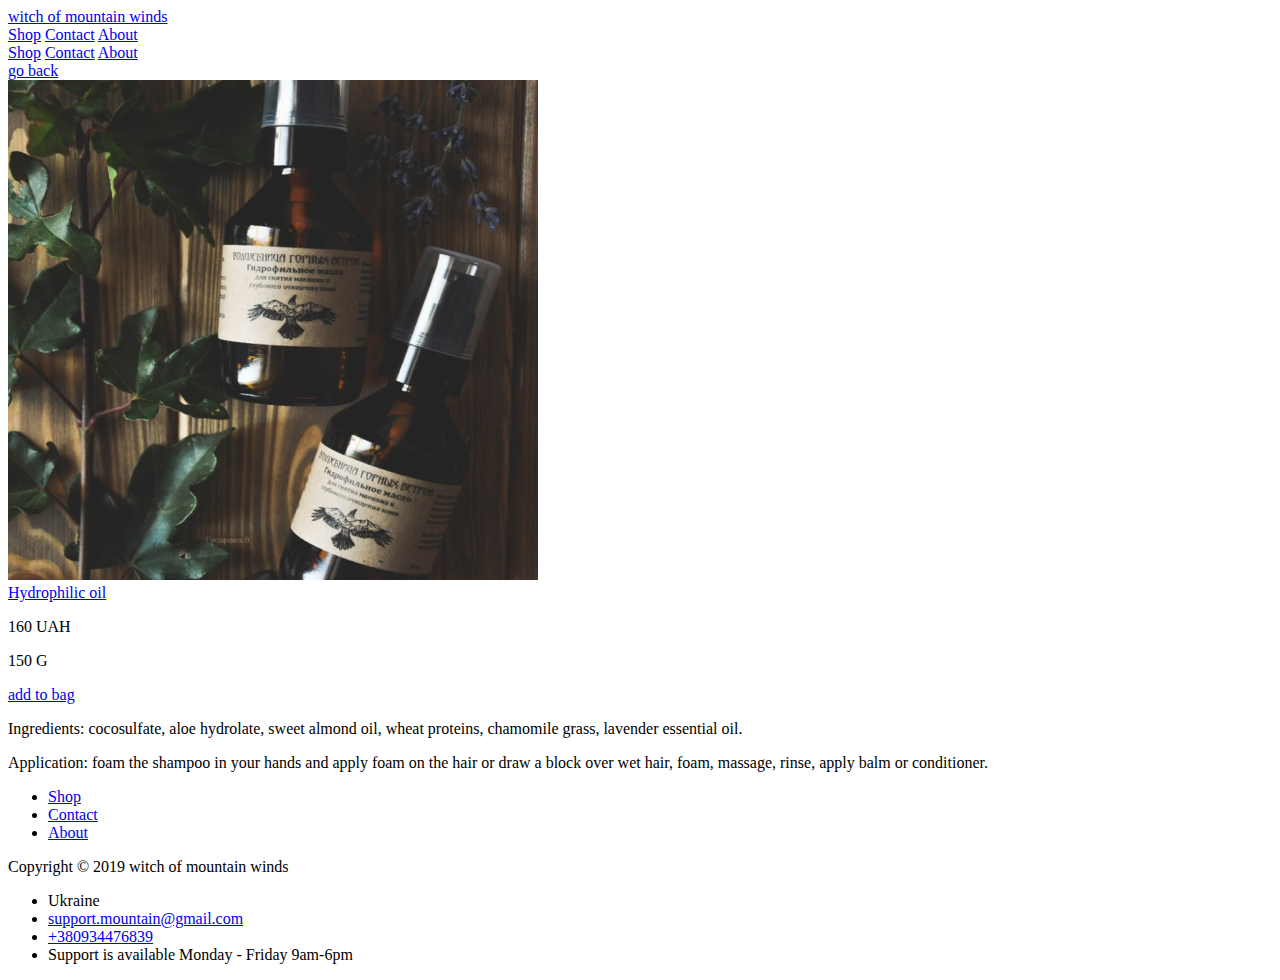
<file: src/Hydrophilic-oil.html>
<!DOCTYPE html>
<html lang="en" class="page">
  <head>
    <meta charset="UTF-8">
    <meta name="viewport" content="width=device-width, initial-scale=1.0">
    <link rel="preconnect" href="https://fonts.googleapis.com">
    <link
      rel="preconnect"
      href="https://fonts.gstatic.com"
      crossorigin="anonymous"
    >
    <link href="https://fonts.googleapis.com/css2?family=Poppins:wght@400;500;600&display=swap" rel="stylesheet">
    <link
      rel="shortcut icon"
      href="./images/icons/favicon.svg"
      type="image/x-icon"
    >
    <title>Witch of mountain winds</title>
    <link rel="stylesheet" href="./styles/main.scss">
  </head>
  <body class="page__body">
    <header class="header">
      <div class="container">
        <nav class="nav page__nav-section">
          <div class="nav__grid-top">
            <a href="#menu" class="icon icon--menu"></a>
            <a href="#home" class="icon icon--logo"></a>

            <a href="#home" class="nav__logo-text">
              witch of mountain winds
            </a>

            <div class="nav__container">
              <a href="#shop" class="nav__link page__link">Shop</a>
              <a href="#contact-us" class="nav__link page__link">Contact</a>
              <a href="#about-us" class="nav__link page__link">About</a>
            </div>

            <a href="#home" class="icon icon--shop"></a>
          </div>
        </nav>
      </div>
      <div class="menu page__menu" id="menu">
        <div class="container">
          <a href="#" class="icon icon--cross"></a>

          <div class="menu__container">
            <a href="#shop" class="menu__link page__link">Shop</a>
            <a href="#contact-us" class="menu__link page__link">Contact</a>
            <a href="#about-us" class="menu__link page__link">About</a>
          </div>
        </div>
      </div>
    </header>
    <main class="main">
      <a href="./index.html" class="aside-paragraph aside-paragraph--oil">
        go back
      </a>
      <section class="shop page__outside-section page__outside-section--oil">
        <div class="container">
          <article class="shop__container shop__container--oil">
            <div class="card card--Hydrophilic-oil">
              <img
                src="./images/desktop/two-bottles.jpg"
                sizes="(max-width: 320px) 320px,
                  (max-width: 767px) 767px,
                  1280px"
                srcset="./images/mobile/two-bottles-mob.jpg 320w,
                        ./images/tablet/two-bottles-tablet.jpg 768w,
                        ./images/desktop/two-bottles.jpg 1280w"
                alt="Hydrophilic oil"
                class="card__img card__img--oil"
              >
            </div>
            <div class="card__description-container">
              <a
              href="#"
              class="
                card__title
                page__title-text
                card__title--Hydrophilic-oil">
              Hydrophilic oil
              </a>

              <p class="card__price--Hydrophilic-oil">
                160 UAH
              </p>

              <p class="card__price card__weight--Hydrophilic-oil">
                150 G
              </p>
            </div>
            <div class="button button--shop-center button--Hydrophilic-oil">
              <a href="#shop" class="button__link">
                add to bag
              </a>
            </div>
            <p>
              Ingredients: cocosulfate, aloe hydrolate, sweet almond oil, wheat proteins, chamomile grass, lavender essential oil.
            </p>
            <p>
              Application: foam the shampoo in your hands and apply foam on the hair or draw a block over wet hair, foam, massage, rinse, apply balm or conditioner.
            </p>
          </article>
        </div>
      </section>
    </main>
    <footer class="footer">
      <div class="container">
        <div class="grid">
          <div class="grid__item grid__item--links">
            <ul class="footer__list">
              <li class="footer__list--item">
                <a
                  href="#shop"
                  class="
                    footer__link
                    page__link
                    footer__text"
                >
                  Shop
                </a>
              </li>

              <li class="footer__list--item">
                <a href="#contact-us"
                  class="
                    footer__link
                    page__link
                    footer__text"
                >
                  Contact
                </a>
              </li>

              <li class="footer__list--item">
                <a href="#about-us"
                  class="
                    footer__link
                    page__link
                    footer__text"
                >
                  About
                </a>
              </li>
            </ul>
          </div>
          <div class="grid__item--copyright">
            <div class="footer__copyright">
              <p class="ooter__text--copyright">
                <span class="footer__copyright--mob-none">Copyright</span> &copy; 2019 witch of mountain winds
              </p>
            </div>
          </div>
          <div class="grid__item--right-list">
            <ul class="footer__list-right footer__text">
              <li class="footer__link--mob">
                Ukraine
              </li>

              <li class="footer__link--mob">
                <a href="mailto:support.mountain@gmail.com" class="footer__contact-link">
                  support.mountain@gmail.com
                </a>
              </li>

              <li class="footer__link--mob">
                <a href="tel:+380934476839" class="footer__contact-link">
                  +380934476839
                </a>
              </li>

              <li>
                Support is available Monday - Friday 9am-6pm
              </li>
            </ul>
          </div>
          <div class="grid__item--social">
            <div class="footer__img-container">
              <a
                href="https://www.instagram.com/"
                target="_blank"
                class="
                  footer__svg
                  footer__svg--instagram
                  footer__contact-link-social"
              ></a>

              <a
                href="https://www.facebook.com/"
                target="_blank"
                class="
                  footer__svg
                  footer__svg--facebook
                  footer__contact-link-social"
              ></a>
            </div>
          </div>
        </div>
      </div>
    </footer>
    <script type="text/javascript" src="scripts/main.js"></script>
  </body>
</html>
</file>
<file: main.232e3055.css>
*{box-sizing:border-box}a,body,h1,h2,h3,li,p,ul{margin:0;padding:0;text-decoration:none;list-style:none}.page{font-family:Poppins,sans-serif;font-weight:400;scroll-behavior:smooth}.page__body{margin:0 auto;background-color:#e4dfd3;color:#333}.page__body--with-menu{overflow:hidden}@media (min-width:320px){.page__nav-section{margin-bottom:20px}}@media (min-width:768px){.page__nav-section{margin-bottom:30px}}@media (min-width:1024px){.page__nav-section{margin-bottom:90px}}@media (min-width:1024px){.page__inside-section{margin-bottom:100px 0}}@media (min-width:320px){.page__outside-section{margin-bottom:100px}}@media (min-width:768px){.page__outside-section{margin-bottom:130px}}@media (min-width:1024px){.page__outside-section{margin-bottom:200px}}@media (min-width:320px){.page__outside-section--oil{margin:100px 0}}@media (min-width:768px){.page__outside-section--oil{margin-bottom:130px}}@media (min-width:320px){.page__underline{display:none}}@media (min-width:1024px){.page__underline{display:block;margin-top:100px;margin-bottom:200px;height:1px;background-color:rgba(52,79,16,.5)}}@media (min-width:320px){.page__aboveline{display:none}}@media (min-width:1024px){.page__aboveline{display:block;margin-bottom:100px;height:1px;background-color:rgba(52,79,16,.5)}}.page__simple-text{margin-bottom:20px;font-size:14px;font-weight:400px;line-height:21px}@media (min-width:768px){.page__simple-text{font-size:16px;line-height:24px}}@media (min-width:1024px){.page__simple-text{margin-bottom:30px}}.page__title-text{margin-bottom:10px;font-size:24px;font-weight:600;line-height:36px;letter-spacing:.8px;color:#344f10;text-transform:uppercase;text-align:left}@media (min-width:1024px){.page__title-text{margin-bottom:30px;font-size:36px;line-height:40px}}.page__link{font-size:18px;font-weight:600;line-height:27px;color:#344f10;padding:10px 0;text-transform:uppercase;transition-duration:.35s;border-bottom:1px solid transparent}.page__link:hover{border-bottom:1px solid #344f10}.page__menu{position:fixed;z-index:2;height:100%;top:0;transform:translateX(-100%);transition:transform .35s}.page__menu:target{transform:translateX(0)}.container{width:100%;padding:0 20px}@media (min-width:768px){.container{padding:0 30px}}@media (min-width:1024px){.container{padding:0 50px}}@media (min-width:1440px){.container{padding:0 130px}}@media (min-width:320px){.grid{display:grid;grid-template-columns:repeat(2,1fr);column-gap:20px}.grid__item--mobile-1-1{grid-column:1/2}.grid__item--mobile-1-2{grid-column:1/3}.grid__item--mobile-2-2{grid-column:2/3}}@media (min-width:320px) and (min-width:320px){.grid__item--links{grid-column:1/2}}@media (min-width:320px) and (min-width:320px){.grid__item--social{grid-column:1/2;order:1}}@media (min-width:320px) and (min-width:320px){.grid__item--copyright{grid-column:1/4;order:3}}@media (min-width:320px) and (min-width:320px){.grid__item--right-list{grid-column:1/4;order:2}}@media (min-width:768px){.grid{display:grid;grid-template-columns:repeat(6,1fr);column-gap:30px}}@media (min-width:768px) and (min-width:768px){.grid__item--tablet-1-1{grid-column:1/2}}@media (min-width:768px) and (min-width:768px){.grid__item--tablet-1-2{grid-column:1/3}}@media (min-width:768px) and (min-width:768px){.grid__item--tablet-1-3{grid-column:1/4}}@media (min-width:768px) and (min-width:768px){.grid__item--tablet-1-4{grid-column:1/5}}@media (min-width:768px) and (min-width:768px){.grid__item--tablet-1-5{grid-column:1/6}}@media (min-width:768px) and (min-width:768px){.grid__item--tablet-1-6{grid-column:1/7}}@media (min-width:768px) and (min-width:768px){.grid__item--tablet-2-2{grid-column:2/3}}@media (min-width:768px) and (min-width:768px){.grid__item--tablet-2-3{grid-column:2/4}}@media (min-width:768px) and (min-width:768px){.grid__item--tablet-2-4{grid-column:2/5}}@media (min-width:768px) and (min-width:768px){.grid__item--tablet-2-5{grid-column:2/6}}@media (min-width:768px) and (min-width:768px){.grid__item--tablet-2-6{grid-column:2/7}}@media (min-width:768px) and (min-width:768px){.grid__item--tablet-3-3{grid-column:3/4}}@media (min-width:768px) and (min-width:768px){.grid__item--tablet-3-4{grid-column:3/5}}@media (min-width:768px) and (min-width:768px){.grid__item--tablet-3-5{grid-column:3/6}}@media (min-width:768px) and (min-width:768px){.grid__item--tablet-3-6{grid-column:3/7}}@media (min-width:768px) and (min-width:768px){.grid__item--tablet-4-4{grid-column:4/5}}@media (min-width:768px) and (min-width:768px){.grid__item--tablet-4-5{grid-column:4/6}}@media (min-width:768px) and (min-width:768px){.grid__item--tablet-4-6{grid-column:4/7}}@media (min-width:768px) and (min-width:768px){.grid__item--tablet-5-5{grid-column:5/6}}@media (min-width:768px) and (min-width:768px){.grid__item--tablet-5-6{grid-column:5/7}}@media (min-width:768px) and (min-width:768px){.grid__item--tablet-6-6{grid-column:6/7}}@media (min-width:768px) and (min-width:768px){.grid__item--links{grid-column:1/3}}@media (min-width:768px) and (min-width:768px){.grid__item--social{grid-column:1/3;order:1}}@media (min-width:768px) and (min-width:768px){.grid__item--copyright{grid-column:1/7;order:2}}@media (min-width:768px) and (min-width:768px){.grid__item--right-list{grid-column:8/13;order:1}}@media (min-width:1024px){.grid{position:relative;display:grid;grid-template-columns:repeat(12,1fr);column-gap:20px}}@media (min-width:1024px) and (min-width:1024px){.grid__item--desktop-1-1{grid-column:1/2}}@media (min-width:1024px) and (min-width:1024px){.grid__item--desktop-1-2{grid-column:1/3}}@media (min-width:1024px) and (min-width:1024px){.grid__item--desktop-1-3{grid-column:1/4}}@media (min-width:1024px) and (min-width:1024px){.grid__item--desktop-1-4{grid-column:1/5}}@media (min-width:1024px) and (min-width:1024px){.grid__item--desktop-1-5{grid-column:1/6}}@media (min-width:1024px) and (min-width:1024px){.grid__item--desktop-1-6{grid-column:1/7}}@media (min-width:1024px) and (min-width:1024px){.grid__item--desktop-1-7{grid-column:1/8}}@media (min-width:1024px) and (min-width:1024px){.grid__item--desktop-1-8{grid-column:1/9}}@media (min-width:1024px) and (min-width:1024px){.grid__item--desktop-1-9{grid-column:1/10}}@media (min-width:1024px) and (min-width:1024px){.grid__item--desktop-1-10{grid-column:1/11}}@media (min-width:1024px) and (min-width:1024px){.grid__item--desktop-1-11{grid-column:1/12}}@media (min-width:1024px) and (min-width:1024px){.grid__item--desktop-1-12{grid-column:1/13}}@media (min-width:1024px) and (min-width:1024px){.grid__item--desktop-2-2{grid-column:2/3}}@media (min-width:1024px) and (min-width:1024px){.grid__item--desktop-2-3{grid-column:2/4}}@media (min-width:1024px) and (min-width:1024px){.grid__item--desktop-2-4{grid-column:2/5}}@media (min-width:1024px) and (min-width:1024px){.grid__item--desktop-2-5{grid-column:2/6}}@media (min-width:1024px) and (min-width:1024px){.grid__item--desktop-2-6{grid-column:2/7}}@media (min-width:1024px) and (min-width:1024px){.grid__item--desktop-2-7{grid-column:2/8}}@media (min-width:1024px) and (min-width:1024px){.grid__item--desktop-2-8{grid-column:2/9}}@media (min-width:1024px) and (min-width:1024px){.grid__item--desktop-2-9{grid-column:2/10}}@media (min-width:1024px) and (min-width:1024px){.grid__item--desktop-2-10{grid-column:2/11}}@media (min-width:1024px) and (min-width:1024px){.grid__item--desktop-2-11{grid-column:2/12}}@media (min-width:1024px) and (min-width:1024px){.grid__item--desktop-2-12{grid-column:2/13}}@media (min-width:1024px) and (min-width:1024px){.grid__item--desktop-3-3{grid-column:3/4}}@media (min-width:1024px) and (min-width:1024px){.grid__item--desktop-3-4{grid-column:3/5}}@media (min-width:1024px) and (min-width:1024px){.grid__item--desktop-3-5{grid-column:3/6}}@media (min-width:1024px) and (min-width:1024px){.grid__item--desktop-3-6{grid-column:3/7}}@media (min-width:1024px) and (min-width:1024px){.grid__item--desktop-3-7{grid-column:3/8}}@media (min-width:1024px) and (min-width:1024px){.grid__item--desktop-3-8{grid-column:3/9}}@media (min-width:1024px) and (min-width:1024px){.grid__item--desktop-3-9{grid-column:3/10}}@media (min-width:1024px) and (min-width:1024px){.grid__item--desktop-3-10{grid-column:3/11}}@media (min-width:1024px) and (min-width:1024px){.grid__item--desktop-3-11{grid-column:3/12}}@media (min-width:1024px) and (min-width:1024px){.grid__item--desktop-3-12{grid-column:3/13}}@media (min-width:1024px) and (min-width:1024px){.grid__item--desktop-4-4{grid-column:4/5}}@media (min-width:1024px) and (min-width:1024px){.grid__item--desktop-4-5{grid-column:4/6}}@media (min-width:1024px) and (min-width:1024px){.grid__item--desktop-4-6{grid-column:4/7}}@media (min-width:1024px) and (min-width:1024px){.grid__item--desktop-4-7{grid-column:4/8}}@media (min-width:1024px) and (min-width:1024px){.grid__item--desktop-4-8{grid-column:4/9}}@media (min-width:1024px) and (min-width:1024px){.grid__item--desktop-4-9{grid-column:4/10}}@media (min-width:1024px) and (min-width:1024px){.grid__item--desktop-4-10{grid-column:4/11}}@media (min-width:1024px) and (min-width:1024px){.grid__item--desktop-4-11{grid-column:4/12}}@media (min-width:1024px) and (min-width:1024px){.grid__item--desktop-4-12{grid-column:4/13}}@media (min-width:1024px) and (min-width:1024px){.grid__item--desktop-5-5{grid-column:5/6}}@media (min-width:1024px) and (min-width:1024px){.grid__item--desktop-5-6{grid-column:5/7}}@media (min-width:1024px) and (min-width:1024px){.grid__item--desktop-5-7{grid-column:5/8}}@media (min-width:1024px) and (min-width:1024px){.grid__item--desktop-5-8{grid-column:5/9}}@media (min-width:1024px) and (min-width:1024px){.grid__item--desktop-5-9{grid-column:5/10}}@media (min-width:1024px) and (min-width:1024px){.grid__item--desktop-5-10{grid-column:5/11}}@media (min-width:1024px) and (min-width:1024px){.grid__item--desktop-5-11{grid-column:5/12}}@media (min-width:1024px) and (min-width:1024px){.grid__item--desktop-5-12{grid-column:5/13}}@media (min-width:1024px) and (min-width:1024px){.grid__item--desktop-6-6{grid-column:6/7}}@media (min-width:1024px) and (min-width:1024px){.grid__item--desktop-6-7{grid-column:6/8}}@media (min-width:1024px) and (min-width:1024px){.grid__item--desktop-6-8{grid-column:6/9}}@media (min-width:1024px) and (min-width:1024px){.grid__item--desktop-6-9{grid-column:6/10}}@media (min-width:1024px) and (min-width:1024px){.grid__item--desktop-6-10{grid-column:6/11}}@media (min-width:1024px) and (min-width:1024px){.grid__item--desktop-6-11{grid-column:6/12}}@media (min-width:1024px) and (min-width:1024px){.grid__item--desktop-6-12{grid-column:6/13}}@media (min-width:1024px) and (min-width:1024px){.grid__item--desktop-7-7{grid-column:7/8}}@media (min-width:1024px) and (min-width:1024px){.grid__item--desktop-7-8{grid-column:7/9}}@media (min-width:1024px) and (min-width:1024px){.grid__item--desktop-7-9{grid-column:7/10}}@media (min-width:1024px) and (min-width:1024px){.grid__item--desktop-7-10{grid-column:7/11}}@media (min-width:1024px) and (min-width:1024px){.grid__item--desktop-7-11{grid-column:7/12}}@media (min-width:1024px) and (min-width:1024px){.grid__item--desktop-7-12{grid-column:7/13}}@media (min-width:1024px) and (min-width:1024px){.grid__item--desktop-8-8{grid-column:8/9}}@media (min-width:1024px) and (min-width:1024px){.grid__item--desktop-8-9{grid-column:8/10}}@media (min-width:1024px) and (min-width:1024px){.grid__item--desktop-8-10{grid-column:8/11}}@media (min-width:1024px) and (min-width:1024px){.grid__item--desktop-8-11{grid-column:8/12}}@media (min-width:1024px) and (min-width:1024px){.grid__item--desktop-8-12{grid-column:8/13}}@media (min-width:1024px) and (min-width:1024px){.grid__item--desktop-9-9{grid-column:9/10}}@media (min-width:1024px) and (min-width:1024px){.grid__item--desktop-9-10{grid-column:9/11}}@media (min-width:1024px) and (min-width:1024px){.grid__item--desktop-9-11{grid-column:9/12}}@media (min-width:1024px) and (min-width:1024px){.grid__item--desktop-9-12{grid-column:9/13}}@media (min-width:1024px) and (min-width:1024px){.grid__item--desktop-10-10{grid-column:10/11}}@media (min-width:1024px) and (min-width:1024px){.grid__item--desktop-10-11{grid-column:10/12}}@media (min-width:1024px) and (min-width:1024px){.grid__item--desktop-10-12{grid-column:10/13}}@media (min-width:1024px) and (min-width:1024px){.grid__item--desktop-11-11{grid-column:11/12}}@media (min-width:1024px) and (min-width:1024px){.grid__item--desktop-11-12{grid-column:11/13}}@media (min-width:1024px) and (min-width:1024px){.grid__item--desktop-12-12{grid-column:12/13}}@media (min-width:1024px) and (min-width:1024px){.grid__item--links{grid-column:1/6}}@media (min-width:1024px) and (min-width:1024px){.grid__item--copyright{grid-column:1/7;order:2}}@media (min-width:1024px) and (min-width:1024px){.grid__item--right-list{grid-column:8/14;order:1}}@media (min-width:1024px) and (min-width:1024px){.grid__item--social{grid-column:8/13;order:2}}.menu{padding-top:15px;width:100%;background-color:#333}@media (min-width:768px){.menu{padding-top:20px}}@media (min-width:1024px){.menu{display:none}}.menu__container{display:flex;flex-direction:column;margin-top:140px;width:100%;gap:30px;text-align:center}@media (min-width:768px){.menu__container{gap:50px}}.menu__link{color:#e4dfd3;width:100%}.menu__link:hover{border-bottom:1px solid #e4dfd3}.header{padding-top:15px}@media (min-width:768px){.header{padding-top:20px}}@media (min-width:1024px){.header{padding-top:40px}}.header__title{margin-bottom:10px;font-size:24px;font-weight:600;line-height:31px;text-align:center}@media (min-width:768px){.header__title{margin-top:0;font-size:36px;font-weight:600;line-height:54px}}@media (min-width:1024px){.header__title{margin-bottom:20px;font-size:40px;font-weight:600;line-height:58px;text-align:left}}@media (min-width:1440px){.header__title{margin-bottom:30px;font-size:60px;font-weight:600;line-height:78px}}.header__description{font-size:16px;line-height:24px;font-weight:400;margin-bottom:30px;text-align:center}@media (min-width:1024px){.header__description{margin-bottom:50px;text-align:left}}.header__image{position:absolute;left:0;width:100%;height:267px;background-image:url(many-jars.0a309a50.jpg);background-position:50%;background-size:cover;background-repeat:no-repeat}@media (min-width:768px){.header__image{position:relative;height:500px;background-image:url(many-jars.b4b4f797.jpg)}}@media (min-width:1024px){.header__image{height:451px;background-image:url(many-jars.d656ce71.jpg)}}@media (min-width:1024px){.header__image-order-1{order:1}}.header__image--container{margin-bottom:25px;width:100%;height:267px}@media (min-width:768px){.header__image--container{margin-bottom:50px;height:500px}}@media (min-width:1024px){.header__image--container{margin-bottom:0;height:451px}}.button{display:flex;text-align:center;justify-content:center}@media (min-width:1024px){.button{justify-content:left}}.button__link{display:flex;text-align:center;justify-content:center;padding:20px 0;width:280px;font-size:16px;font-weight:600;line-height:21px;letter-spacing:3px;color:#f2f2f2;text-transform:uppercase;background-color:#333;border:1px solid #333;transition:all .35s ease}@media (min-width:320px){.button__link{width:100%}}@media (min-width:768px){.button__link{width:280px}}.button__link:hover{background-color:#e4dfd3;color:#333;border:1px solid #333}.button__container{display:flex;justify-content:center;width:100%}@media (min-width:768px){.button__container{justify-content:flex-start}}.button--shop-center{justify-content:center}.button--Hydrophilic-oil{margin-bottom:30px}.icon{background-position:50%;background-size:contain;background-repeat:no-repeat;color:#344f10;width:20px;height:20px}@media (min-width:768px){.icon{width:26px;height:26px}}.icon--logo{background-image:url(logo-header.2d348f3e.svg)}@media (min-width:1024px){.icon--logo{width:50px;height:50px}}.icon--shop{background-image:url(shop.db5a6cc2.svg)}.icon--menu{background-image:url(Menu.b9300cdf.svg)}@media (min-width:1024px){.icon--menu{display:none}}.icon--cross{display:block;background-image:url(cross.7dcf7e70.svg)}@media (min-width:1024px){.icon--cross{display:none}}.nav__grid-top{display:grid;grid-template-columns:24px 24px 24px;justify-content:space-between}@media (min-width:1024px){.nav__grid-top{display:grid;align-items:center;grid-template-columns:50px 1fr 1fr 26px}}.nav__logo-text{display:none}@media (min-width:1024px){.nav__logo-text{display:flex;align-items:center;margin-left:12px;text-transform:uppercase;font-size:15px;line-height:18px;letter-spacing:.8px;color:#344f10}}.nav__container{display:none}@media (min-width:1024px){.nav__container{display:flex;gap:40px}}.nav__link{display:flex;flex-direction:column;justify-content:center;padding:10px 0;font-weight:500;text-transform:none}@media (min-width:1024px){.slogan{margin-bottom:0}}.slogan__title-text{margin-bottom:0;font-size:18px;line-height:27px;text-align:left}@media (min-width:768px){.slogan__title-text{text-align:center}}@media (min-width:1024px){.slogan__title-text{font-size:24px;line-height:36px;text-align:left}}.slogan__paragraph{display:none}@media (min-width:1024px){.slogan__paragraph{display:contents;text-align:left}}.about-us{position:relative}.about-us__link{font-size:14px;line-height:18px}.about-us__paragraph2{display:none}@media (min-width:1024px){.about-us__paragraph2{display:block;margin-bottom:40px}}.about-us__image{display:none}@media (min-width:768px){.about-us__image{display:block;min-height:321px;background-image:url(candle.9d472da6.jpg);background-position:50%;background-size:cover;background-repeat:no-repeat}}@media (min-width:1024px){.about-us__image{display:block;min-height:529px;background-image:url(candle.9d472da6.jpg)}}.about-us__image-thin{display:none}@media (min-width:1024px){.about-us__image-thin{display:block;min-height:430px;margin-top:99px;background-image:url(thin-image.2faea5ac.jpg);background-position:50%;background-size:cover;background-repeat:no-repeat}}.aside-paragraph{display:none}@media (min-width:1024px){.aside-paragraph{display:flex;align-items:center;position:absolute;padding-right:5px;gap:20px;transform-origin:0 0;font-size:14px;font-weight:500;line-height:18px;color:rgba(52,79,16,.5);transform:rotate(-90deg) translateX(-100%)}.aside-paragraph:before{content:"";display:block;width:100px;border-bottom:1px solid rgba(52,79,16,.5)}}.aside-paragraph--oil{position:absolute;display:flex;align-items:center;padding-right:5px;gap:20px;top:70px;z-index:1;transform-origin:0 0;font-size:14px;font-weight:500;line-height:18px;text-transform:uppercase;color:rgba(52,79,16,.5);transform:rotate(0)}.aside-paragraph--oil:before{content:"";display:block;width:100px;border-bottom:1px solid rgba(52,79,16,.5)}@media (min-width:768px){.aside-paragraph--oil{top:100px}}@media (min-width:1024px){.aside-paragraph--oil{top:200px}}.shop__title-text{text-align:center}@media (min-width:768px){.shop__title-text{text-align:left}}.shop__link-container{display:flex;justify-content:space-between;gap:34px;margin-bottom:15px}@media (min-width:768px){.shop__link-container{margin-bottom:25px;justify-content:flex-start}}@media (min-width:1024px){.shop__link-container{margin-bottom:50px;gap:50px}}.shop__link{display:block;font-size:14px;font-weight:400;line-height:18px;letter-spacing:.8px;cursor:pointer;color:#828282;background:transparent;border:1px solid transparent}.shop__link--is-active,.shop__link:hover{color:#333;border-bottom:1px solid #333}@media (min-width:1024px){.shop__link{font-size:18px;font-weight:600;line-height:27px}}.shop__container{display:flex;flex-direction:column;gap:30px}@media (min-width:768px){.shop__container{flex-direction:row;gap:30px}}@media (min-width:1024px){.shop__container{gap:20px}}.shop__button{display:flex;justify-content:center}.shop__container--oil{display:flex;flex-direction:column;max-width:400px;gap:30px;margin:0 auto 50px}.card{cursor:pointer;width:100%;margin-bottom:30px;transition:transform .35s}.card:hover{transform:scale(1.05)}@media (min-width:768px){.card{margin-bottom:40px}}@media (min-width:1024px){.card{margin-bottom:50px}}.card--Hydrophilic-oil{margin-bottom:0}.card__img{position:absolute;left:0;width:100%;height:267px;object-fit:cover;object-position:center}@media (min-width:768px){.card__img{position:relative;height:300px}}@media (min-width:1024px){.card__img{height:500px}}.card__img--oil{position:inherit}@media (min-width:1024px){.card__img--oil{height:440px}}.card__img--container{width:100%;height:267px;margin-bottom:20px}@media (min-width:768px){.card__img--container{height:300px}}@media (min-width:1024px){.card__img--container{height:500px}}.card__title{display:inline-block;color:#333}.card__title,.card__title--Hydrophilic-oil{margin-bottom:15px}.card__price{color:#333}.card__price,.card__price--Hydrophilic-oil{font-size:18px;font-weight:500;line-height:27px;letter-spacing:.8px}.card__price--Hydrophilic-oil{margin-bottom:10px;color:#344f10}.card__price--Hydrophilic-oil:hover{transform:none}@media (min-width:1024px){.card__description-container{display:flex;flex-direction:column;gap:10px}}.creators{position:relative}.creators__title-text{margin-bottom:10px}@media (min-width:1024px){.creators__title-text{margin-bottom:20px}}.creators__link{display:block;width:max-content;font-size:14px;line-height:18px;margin-bottom:20px}.creators__paragraph2{display:none}@media (min-width:1024px){.creators__paragraph2{display:block;margin-bottom:20px}}.creators__image{display:none}@media (min-width:768px){.creators__image{display:block;height:445px;background-image:url(bird-hand.9649a9f4.jpg);background-position:50%;background-size:cover;background-repeat:no-repeat}}@media (min-width:1024px){.creators__image{display:block;height:659px;background-image:url(bird-hand.9649a9f4.jpg)}}@media (min-width:768px){.creators--button-left{justify-content:flex-start}}.tooth{overflow:hidden}.tooth,.tooth__item{position:relative}.tooth__title-text{margin-bottom:450px}@media (min-width:768px){.tooth__title-text{margin-bottom:287px}}.tooth__ingredients-list{position:relative;top:0;right:165px;display:inline-flex;flex-direction:column;text-align:end;gap:50px;padding-top:36px}@media (min-width:768px){.tooth__ingredients-list{right:216px}}.tooth__item:after{margin-left:20px;position:absolute;display:inline-block;content:"";border:.5px solid #333;width:32px;top:50%;transform:translateY(-50%)}@media (min-width:768px){.tooth__item:after{width:76px;right:-100px}}.tooth__item:before{position:absolute;display:inline-block;content:"";top:50%;right:-60%;transform:translateY(-50%);border:2.5px solid #333;border-radius:50%}@media (min-width:768px){.tooth__item:before{right:-100px;transform:translateY(-50%)}}.tooth__image{position:absolute;top:93px;right:-245px;height:390px;width:380px;background-image:url(tooth-powder.ace7f322.svg);background-position:50%;background-size:contain;background-repeat:no-repeat}@media (min-width:768px){.tooth__image{right:-74px;top:0;background-size:contain;background-image:url(tooth-powder.ace7f322.svg)}}@media (min-width:1024px){.tooth__image{right:0;background-image:url(tooth-powder.ace7f322.svg)}}.tooth__link{display:block;width:max-content;font-size:14px;line-height:18px}.about-product__container{display:flex;flex-wrap:wrap;justify-content:space-around}@media (min-width:768px){.about-product__container{flex-wrap:nowrap;justify-content:center}}@media (min-width:1024px){.about-product__container{justify-content:space-around}}.about-product__no-dangerous{display:flex;flex-direction:column;align-items:center;gap:40px;margin-bottom:50px}.about-product__img{height:110px;width:130px;background-repeat:no-repeat;background-position:50%;background-size:contain}.about-product__img--duck{background-image:url(dead-duck.7251de11.svg)}.about-product__img--recycle{background-image:url(recycle.e0cbf5b6.svg)}.about-product__img--leaves{background-image:url(leaves.c4ef7462.svg)}.about-product__description{max-width:380px;font-size:14px;font-weight:400;line-height:18px;letter-spacing:.8px;text-transform:uppercase;text-align:center;color:#000}.contact-us__title-text{margin-bottom:10px}@media (min-width:1024px){.contact-us__title-text{margin-bottom:30px}}.contact-us__paragraph{margin-bottom:20px;font-size:16px}@media (min-width:1024px){.contact-us__paragraph{margin-bottom:20px;margin-bottom:40px}}.contact-us__input{width:100%;margin-bottom:30px;padding:10px 0;color:#828282;outline-style:none;background-color:transparent;border:none;border-bottom:1px solid #bdbdbd}.contact-us__input::placeholder{text-transform:capitalize}.contact-us__input:focus{border-bottom:1px solid #333}.contact-us__input:focus:valid:required{color:#344f10;border-bottom:1px solid #344f10}.contact-us__input:focus:invalid:required{color:#eb5757;border-bottom:1px solid #eb5757}.contact-us__input:focus:required:invalid::placeholder{color:#eb5757}.contact-us__input:-webkit-autofill,.contact-us__input:-webkit-autofill:active,.contact-us__input:-webkit-autofill:focus,.contact-us__input:-webkit-autofill:hover{border-bottom:1px solid #344f10;-webkit-text-fill-color:#344f10;-webkit-box-shadow:0 0 0 1000px #e4dfd3 inset;transition:background-color 9999s ease-in-out 0s}@media (min-width:768px){.contact-us__input{margin-bottom:20px;padding:5px 0;font-size:14px;font-weight:500px;line-height:21px}}@media (min-width:1024px){.contact-us__input{margin-bottom:30px;padding:10px 0;font-size:18px;line-height:27px}}.contact-us__input--textarea{padding-bottom:0;overflow-y:scroll;max-height:200px;height:48px;resize:none;font-family:Poppins,sans-serif;overflow:hidden}.contact-us__input--mrgn-mob{margin-bottom:30px}@media (min-width:768px){.contact-us__input--mrgn-mob{margin-bottom:20px}}@media (min-width:1024px){.contact-us__input--mrgn-mob{margin-bottom:30px}}.contact-us__image{display:none}@media (min-width:768px){.contact-us__image{display:block;height:407px;background-image:url(bird-on-pot.57d2909f.jpg);background-position:0;background-size:cover;background-repeat:no-repeat}}@media (min-width:1024px){.contact-us__image{height:539px;background-image:url(bird-on-pot.cef44168.jpg)}}.contact-us__button{cursor:pointer;width:280px;height:60px;font-family:Poppins,sans-serif;font-size:16px;font-weight:600;line-height:21px;text-transform:uppercase;letter-spacing:3px;border:1px solid #333;background-color:#333;color:#f2f2f2;transition:all .35s ease}.contact-us__button:hover{background-color:#e4dfd3;color:#333;border:1px solid #333}.footer{color:#e4dfd3;background-color:rgba(52,79,16,.5)}@media (min-width:320px){.footer{min-height:468px;padding-top:29px}}@media (min-width:768px){.footer{min-height:265px;padding-top:29px}}@media (min-width:1024px){.footer{padding-top:60px;min-height:320px}}.footer__list{display:flex;flex-direction:column;flex-wrap:wrap;gap:10px;margin-bottom:20px}@media (min-width:768px){.footer__list{flex-direction:row;gap:15px}}@media (min-width:1024px){.footer__list{margin-bottom:0;gap:40px}}.footer__copyright--mob-none{display:none}@media (min-width:1024px){.footer__copyright--mob-none{display:inline-block}}@media (min-width:320px){.footer__copyright{text-align:center;text-transform:capitalize}}@media (min-width:768px){.footer__copyright{text-align:left}}@media (min-width:320px){.footer__text{font-size:18px;font-weight:500;line-height:27px}}@media (min-width:768px){.footer__text{font-size:14px;font-weight:400;line-height:21px}}@media (min-width:1024px){.footer__text{font-size:18px;font-weight:500;line-height:27px}}@media (min-width:320px){.footer__text--copyright{font-style:14px;font-weight:600;line-height:18px}}@media (min-width:768px){.footer__text--copyright{font-size:14px;font-weight:400;line-height:21px}}@media (min-width:1024px){.footer__text--copyright{font-size:18px;font-weight:500;line-height:27px}}.footer__link{padding:5px 0;color:#e4dfd3;text-transform:capitalize;border-bottom:1px solid transparent}.footer__link:hover{border-bottom:1px solid #e4dfd3}@media (min-width:768px){.footer__link{padding:10px 0}}.footer__contact-link{padding:5px 0;color:#e4dfd3;transition-duration:.35s;border-bottom:1px solid transparent}@media (min-width:768px){.footer__contact-link{padding:5px 0}}@media (min-width:1024px){.footer__contact-link{padding:10px 0}}.footer__contact-link:hover{border-bottom:1px solid #e4dfd3}.footer__list-right{display:flex;flex-direction:column;gap:10px;margin-bottom:40px;font-size:14px;font-weight:400;line-height:21px}@media (min-width:768px){.footer__list-right{margin-bottom:0}}@media (min-width:1024px){.footer__list-right{margin-bottom:30px;gap:20px;font-size:16px;font-weight:400;line-height:24px}}@media (min-width:320px){.footer__img-container{display:inline-flex;gap:20px;margin-bottom:40px}}@media (min-width:768px){.footer__img-container{gap:15px;margin-bottom:50px}}@media (min-width:1024px){.footer__img-container{margin-bottom:0}}.footer__svg{display:block;width:20px;height:20px;background-repeat:no-repeat;background-size:contain;transition:transform .35s}.footer__svg:hover{transform:scale(1.2)}.footer__svg--instagram{background-image:url(instagram.57141b33.svg)}.footer__svg--facebook{background-image:url(facebook.28d85f0c.svg)}
/*# sourceMappingURL=main.232e3055.css.map */
</file>
